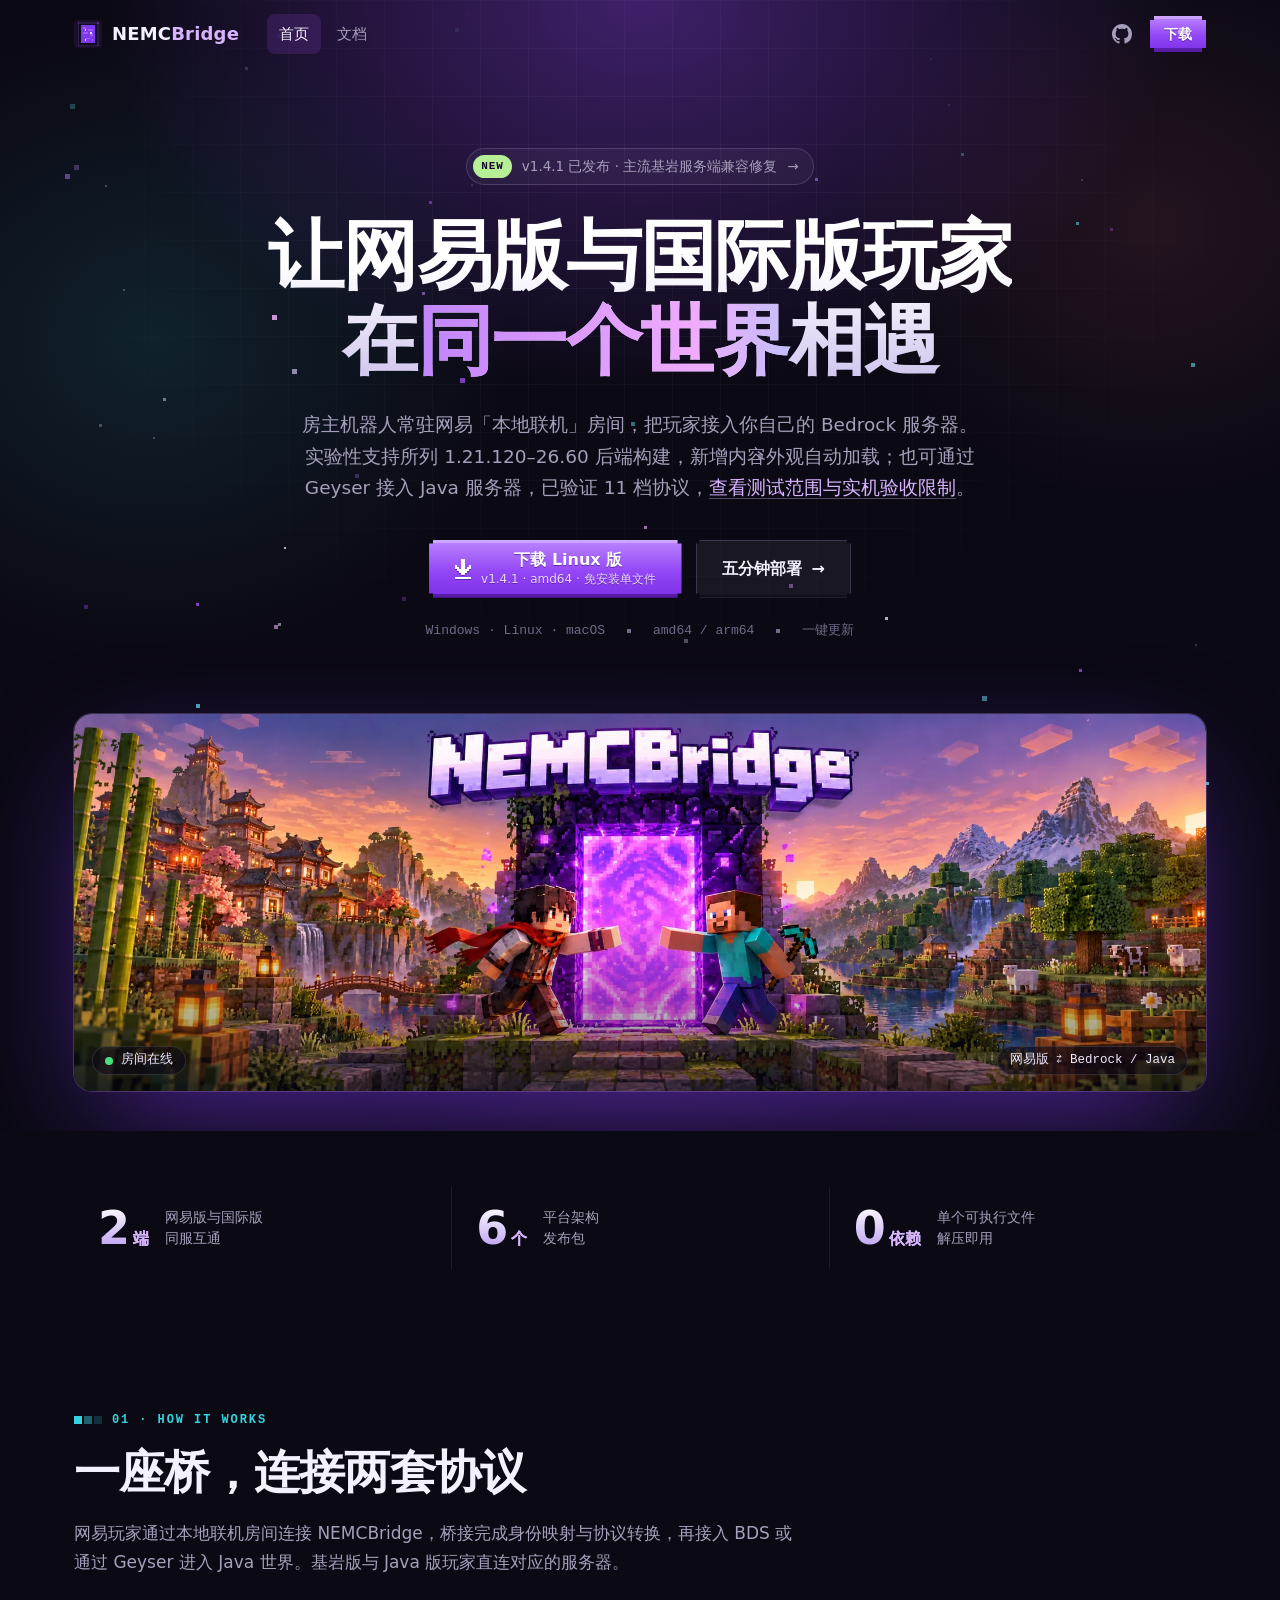
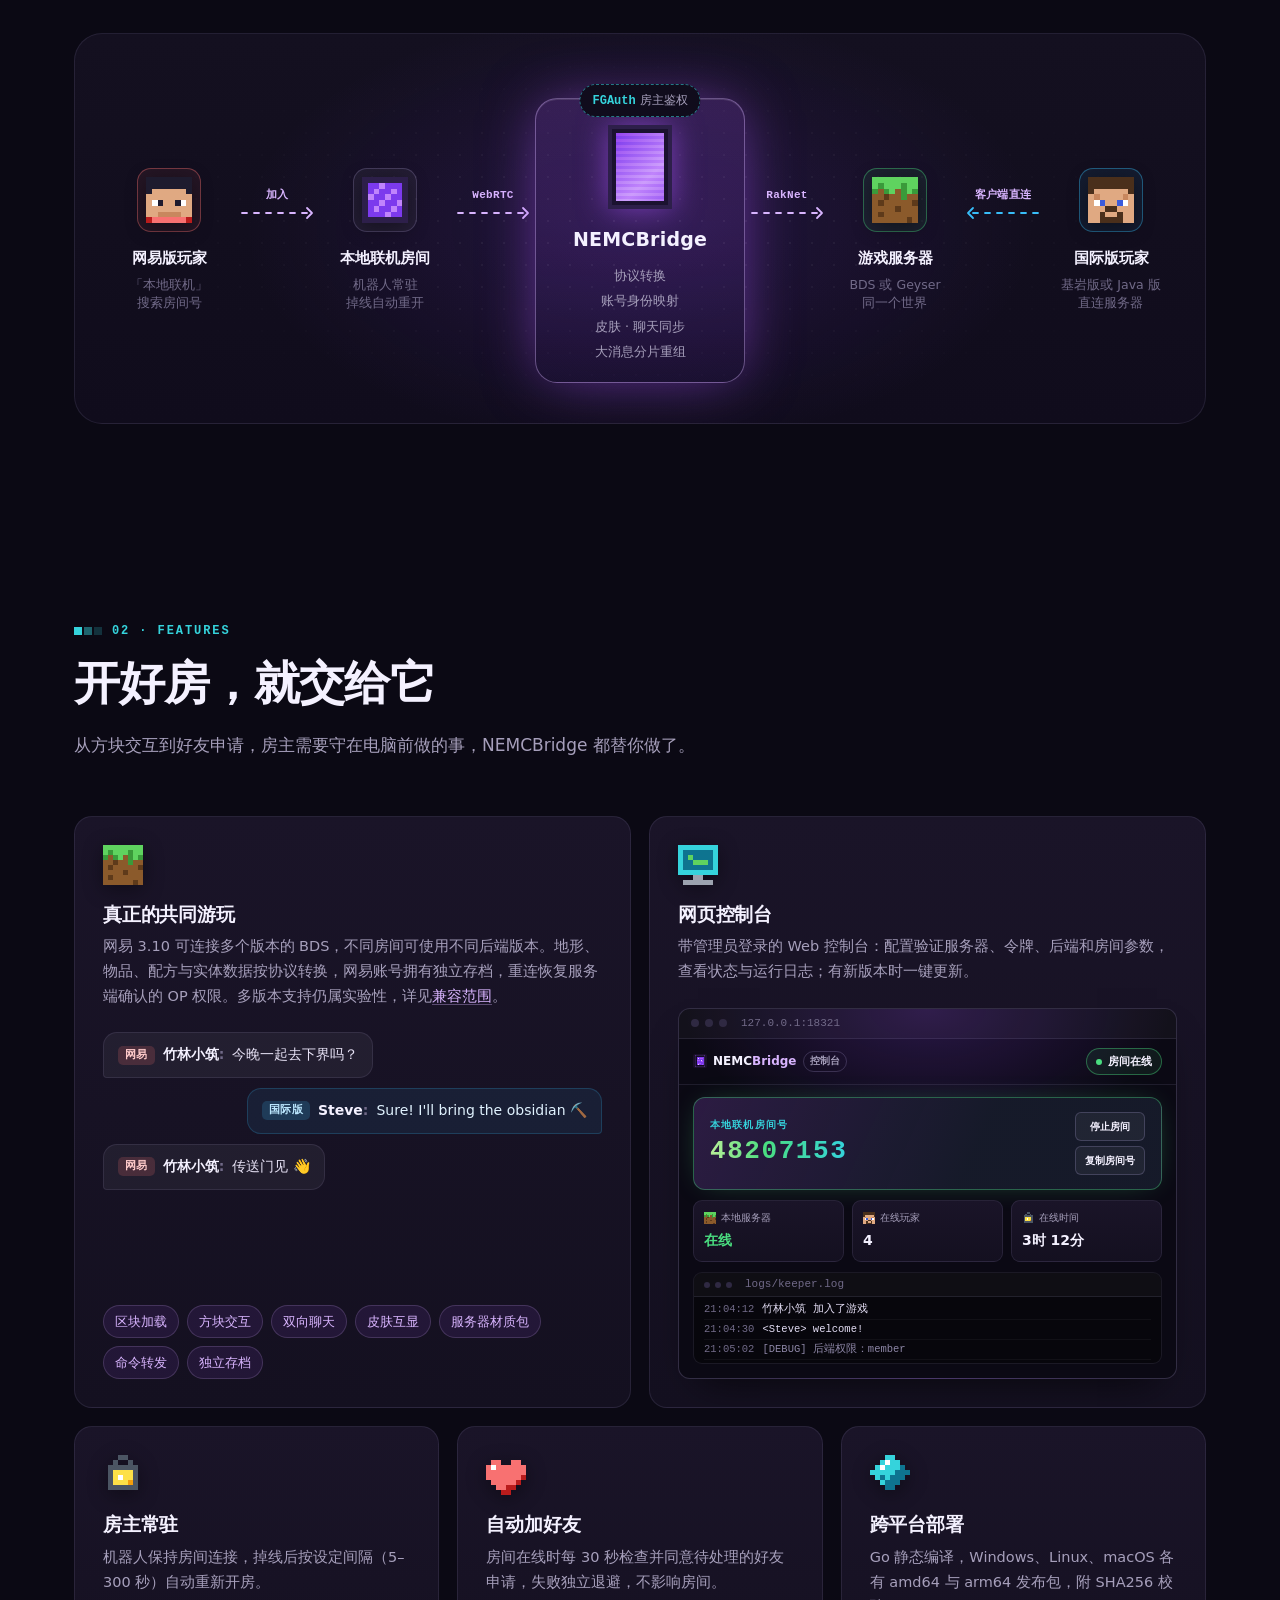
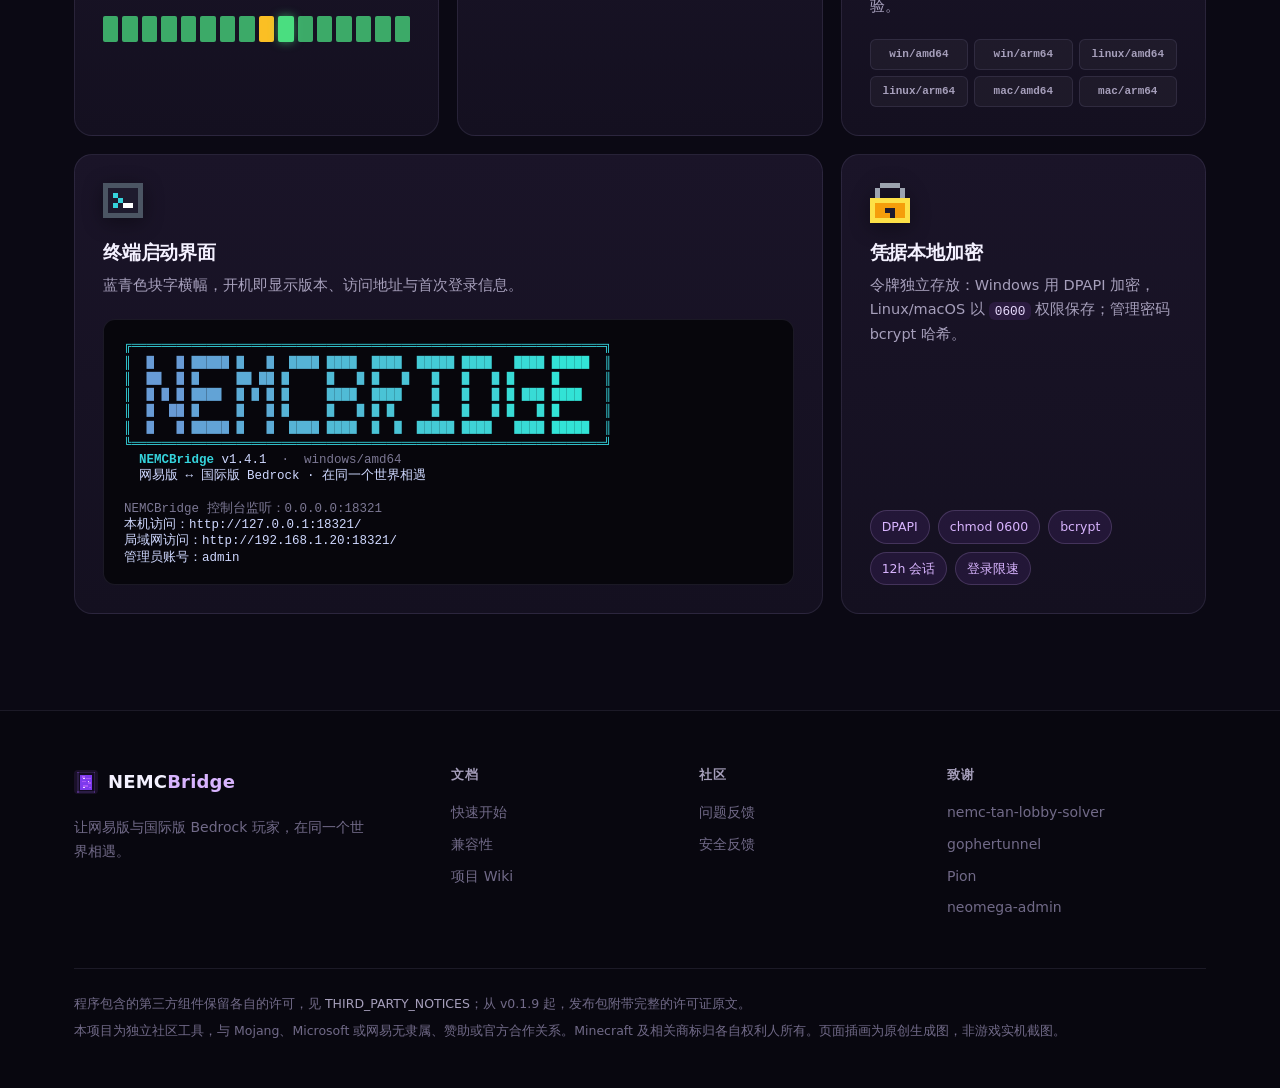
<file: site/index.html>
<!doctype html>
<html lang="zh-CN">
<head>
  <meta charset="utf-8">
  <meta name="viewport" content="width=device-width, initial-scale=1">
  <title>NEMCBridge · 网易版接入 Bedrock 与 Java 服务器</title>
  <meta name="description" content="NEMCBridge 将网易《我的世界》本地联机房间接入你的 Bedrock 服务器，并支持通过 Geyser 接入 Java 服务器，让网易版、基岩版与 Java 版玩家同服游玩。">
  <meta name="theme-color" content="#0b0914">
  <link rel="icon" href="assets/favicon.svg" type="image/svg+xml">
  <meta property="og:type" content="website">
  <meta property="og:title" content="NEMCBridge">
  <meta property="og:description" content="支持网易版通过 Geyser 接入 Java 服务器，也可接入 Bedrock 服务器与国际版玩家同服游玩。">
  <meta property="og:image" content="https://ucketx.github.io/NEMCBridge/assets/og.jpg">
  <meta property="og:url" content="https://ucketx.github.io/NEMCBridge/">
  <meta name="twitter:card" content="summary_large_image">
  <link rel="preload" as="image" href="assets/banner.webp" type="image/webp">
  <link rel="stylesheet" href="style.css">
  <script>document.documentElement.classList.add("js")</script>
  <script src="main.js" defer></script>
</head>
<body>
  <a class="skip" href="#main">跳到正文</a>

  <header class="nav" id="top">
    <div class="nav-inner">
      <a class="brand" href="index.html" aria-label="NEMCBridge 首页">
        <img src="assets/favicon.svg" alt="" width="28" height="28">
        <span>NEMC<b>Bridge</b></span>
      </a>
      <nav class="nav-links" id="nav-links" aria-label="主导航">
        <a href="index.html" aria-current="page">首页</a>
        <a href="docs.html">文档</a>
      </nav>
      <div class="nav-actions">
        <a class="icon-link" href="https://github.com/UCKETX/NEMCBridge" aria-label="GitHub 仓库" target="_blank" rel="noopener">
          <svg viewBox="0 0 16 16" width="20" height="20" aria-hidden="true"><path fill="currentColor" d="M8 0C3.58 0 0 3.58 0 8c0 3.54 2.29 6.53 5.47 7.59.4.07.55-.17.55-.38 0-.19-.01-.82-.01-1.49-2.01.37-2.53-.49-2.69-.94-.09-.23-.48-.94-.82-1.13-.28-.15-.68-.52-.01-.53.63-.01 1.08.58 1.23.82.72 1.21 1.87.87 2.33.66.07-.52.28-.87.51-1.07-1.78-.2-3.64-.89-3.64-3.95 0-.87.31-1.59.82-2.15-.08-.2-.36-1.02.08-2.12 0 0 .67-.21 2.2.82.64-.18 1.32-.27 2-.27.68 0 1.36.09 2 .27 1.53-1.04 2.2-.82 2.2-.82.44 1.1.16 1.92.08 2.12.51.56.82 1.27.82 2.15 0 3.07-1.87 3.75-3.65 3.95.29.25.54.73.54 1.48 0 1.07-.01 1.93-.01 2.2 0 .21.15.46.55.38A8.013 8.013 0 0016 8c0-4.42-3.58-8-8-8z"/></svg>
          <span class="stars" data-stars hidden></span>
        </a>
        <a class="btn btn-sm btn-primary" href="docs.html#download">下载</a>
      </div>
    </div>
  </header>

  <main id="main">
    <section class="hero">
      <canvas class="embers" aria-hidden="true"></canvas>
      <div class="hero-sky" aria-hidden="true"></div>
      <div class="wrap hero-inner">
        <a class="release-pill" href="https://github.com/UCKETX/NEMCBridge/releases/latest" target="_blank" rel="noopener" data-reveal>
          <span class="pill-tag">NEW</span>
          <span data-release-label>v1.4.1 已发布 · 主流基岩服务端兼容修复</span>
          <span aria-hidden="true">→</span>
        </a>
        <h1 data-reveal>
          让网易版与国际版玩家<br>
          在<span class="portal-text">同一个世界</span>相遇
        </h1>
        <p class="lead" data-reveal>
          房主机器人常驻网易「本地联机」房间，把玩家接入你自己的 Bedrock 服务器。<br>
          实验性支持所列 1.21.120–26.60 后端构建，新增内容外观自动加载；也可通过 Geyser 接入 Java 服务器，已验证 11 档协议，<a href="docs.html#compat">查看测试范围与实机验收限制</a>。
        </p>
        <div class="hero-cta" data-reveal>
          <a class="btn btn-primary btn-lg" href="docs.html#download" data-os-download>
            <svg class="btn-icon" viewBox="0 0 8 10" width="16" height="20" shape-rendering="crispEdges" aria-hidden="true"><path fill="currentColor" d="M3 0h2v8H3zM0 3h1v2H0zm1 1h1v2H1zm1 1h1v2H2zm5-2h1v2H7zM6 4h1v2H6zM5 5h1v2H5zM0 9h8v1H0z"/></svg>
            <span><span data-os-label>下载最新版</span><small data-version-label>v1.4.1 · 免安装单文件</small></span>
          </a>
          <a class="btn btn-ghost btn-lg" href="docs.html#start">
            <span>五分钟部署</span><span aria-hidden="true">→</span>
          </a>
        </div>
        <ul class="hero-meta" data-reveal>
          <li>Windows · Linux · macOS</li>
          <li>amd64 / arm64</li>
          <li>一键更新</li>
        </ul>

        <figure class="showcase" data-reveal data-tilt>
          <div class="showcase-glow" aria-hidden="true"></div>
          <picture>
            <source srcset="assets/banner.webp" type="image/webp">
            <img src="assets/banner-1200.jpg" width="2000" height="667" alt="插画：紫色下界传送门连接两片方块世界，左侧是竹林与中式楼阁，右侧是草地与山脉，两名方块玩家隔门相迎">
          </picture>
          <figcaption>
            <span><i class="dot dot-green"></i>房间在线</span>
            <span>网易版 ⇄ Bedrock / Java</span>
          </figcaption>
        </figure>
      </div>
    </section>

    <section class="stats wrap" aria-label="项目概览">
      <div class="stat" data-reveal><strong><span data-count="2">2</span><em>端</em></strong><span>网易版与国际版<br>同服互通</span></div>
      <div class="stat" data-reveal><strong><span data-count="6">6</span><em>个</em></strong><span>平台架构<br>发布包</span></div>
      <div class="stat" data-reveal><strong><span data-count="0">0</span><em>依赖</em></strong><span>单个可执行文件<br>解压即用</span></div>
    </section>

    <section class="section" id="how">
      <div class="wrap">
        <div class="section-head" data-reveal>
          <span class="kicker">01 · HOW IT WORKS</span>
          <h2>一座桥，连接两套协议</h2>
          <p>网易玩家通过本地联机房间连接 NEMCBridge，桥接完成身份映射与协议转换，再接入 BDS 或通过 Geyser 进入 Java 世界。基岩版与 Java 版玩家直连对应的服务器。</p>
        </div>

        <div class="flow" data-reveal>
          <div class="node node-ne">
            <i class="px-icon" data-icon="player-a"></i>
            <b>网易版玩家</b><small>「本地联机」<br>搜索房间号</small>
          </div>
          <div class="link" data-proto="加入"></div>
          <div class="node">
            <i class="px-icon" data-icon="room"></i>
            <b>本地联机房间</b><small>机器人常驻<br>掉线自动重开</small>
          </div>
          <div class="link" data-proto="WebRTC"></div>
          <div class="core">
            <div class="auth-tag"><b>FGAuth</b> 房主鉴权</div>
            <div class="core-portal" aria-hidden="true"><span></span></div>
            <b>NEMCBridge</b>
            <ul>
              <li>协议转换</li>
              <li>账号身份映射</li>
              <li>皮肤 · 聊天同步</li>
              <li>大消息分片重组</li>
            </ul>
          </div>
          <div class="link" data-proto="RakNet"></div>
          <div class="node node-bds">
            <i class="px-icon" data-icon="grass"></i>
            <b>游戏服务器</b><small>BDS 或 Geyser<br>同一个世界</small>
          </div>
          <div class="link link-rev" data-proto="客户端直连"></div>
          <div class="node node-intl">
            <i class="px-icon" data-icon="player-b"></i>
            <b>国际版玩家</b><small>基岩版或 Java 版<br>直连服务器</small>
          </div>
        </div>
      </div>
    </section>

    <section class="section" id="features">
      <div class="wrap">
        <div class="section-head" data-reveal>
          <span class="kicker">02 · FEATURES</span>
          <h2>开好房，就交给它</h2>
          <p>从方块交互到好友申请，房主需要守在电脑前做的事，NEMCBridge 都替你做了。</p>
        </div>

        <div class="bento">
          <article class="card card-play" data-reveal>
            <i class="px-icon" data-icon="grass"></i>
            <h3>真正的共同游玩</h3>
            <p>网易 3.10 可连接多个版本的 BDS，不同房间可使用不同后端版本。地形、物品、配方与实体数据按协议转换，网易账号拥有独立存档，重连恢复服务端确认的 OP 权限。多版本支持仍属实验性，详见<a href="docs.html#compat">兼容范围</a>。</p>
            <div class="chat" aria-label="聊天示例">
              <div class="msg msg-l"><span class="tag tag-ne">网易</span><b>竹林小筑</b>今晚一起去下界吗？</div>
              <div class="msg msg-r"><span class="tag tag-intl">国际版</span><b>Steve</b>Sure! I'll bring the obsidian ⛏️</div>
              <div class="msg msg-l"><span class="tag tag-ne">网易</span><b>竹林小筑</b>传送门见 👋</div>
            </div>
            <ul class="chips">
              <li>区块加载</li><li>方块交互</li><li>双向聊天</li><li>皮肤互显</li><li>服务器材质包</li><li>命令转发</li><li>独立存档</li>
            </ul>
          </article>

          <article class="card card-console" data-reveal>
            <i class="px-icon" data-icon="monitor"></i>
            <h3>网页控制台</h3>
            <p>带管理员登录的 Web 控制台：配置验证服务器、令牌、后端和房间参数，查看状态与运行日志；有新版本时一键更新。</p>
            <div class="mock-console" aria-hidden="true">
              <div class="mc-bar"><i></i><i></i><i></i><span>127.0.0.1:18321</span></div>
              <div class="mc-top">
                <span class="mc-brand"><img src="assets/favicon.svg" alt="" width="14" height="14"><span>NEMC<b>Bridge</b></span><small>控制台</small></span>
                <span class="mc-pill"><i></i>房间在线</span>
              </div>
              <div class="mc-body">
                <div class="mc-hero">
                  <div>
                    <small>本地联机房间号</small>
                    <strong class="mc-room" data-room>48207153</strong>
                  </div>
                  <div class="mc-actions"><span>停止房间</span><span>复制房间号</span></div>
                </div>
                <div class="mc-stats">
                  <div><small><i class="px-icon" data-icon="grass"></i>本地服务器</small><b class="mc-ok">在线</b></div>
                  <div><small><i class="px-icon" data-icon="player-b"></i>在线玩家</small><b data-players>4</b></div>
                  <div><small><i class="px-icon" data-icon="lantern"></i>在线时间</small><b data-uptime>3时 12分</b></div>
                </div>
                <div class="mc-log">
                  <div class="mc-log-bar"><i></i><i></i><i></i><span>logs/keeper.log</span></div>
                  <div class="mc-log-body" data-log>
                    <p><time>21:04:12</time>竹林小筑 加入了游戏</p>
                    <p><time>21:04:30</time>&lt;Steve&gt; welcome!</p>
                    <p class="is-debug"><time>21:05:02</time>[DEBUG] 后端权限：member</p>
                  </div>
                </div>
              </div>
            </div>
          </article>

          <article class="card" data-reveal>
            <i class="px-icon" data-icon="lantern"></i>
            <h3>房主常驻</h3>
            <p>机器人保持房间连接，掉线后按设定间隔（5–300 秒）自动重新开房。</p>
            <div class="uptime-bar" aria-hidden="true"><i></i><i></i><i></i><i></i><i></i><i></i><i></i><i></i><i class="warn"></i><i class="ok"></i><i></i><i></i><i></i><i></i><i></i><i></i></div>
          </article>

          <article class="card" data-reveal>
            <i class="px-icon" data-icon="friends"></i>
            <h3>自动加好友</h3>
            <p>房间在线时每 30 秒检查并同意待处理的好友申请，失败独立退避，不影响房间。</p>
          </article>

<article class="card card-term" data-reveal>
            <i class="px-icon" data-icon="terminal"></i>
            <h3>终端启动界面</h3>
            <p>蓝青色块字横幅，开机即显示版本、访问地址与首次登录信息。</p>
            <pre class="term" aria-label="终端启动横幅示例" data-term></pre>
          </article>

          <article class="card" data-reveal>
            <i class="px-icon" data-icon="diamond"></i>
            <h3>跨平台部署</h3>
            <p>Go 静态编译，Windows、Linux、macOS 各有 amd64 与 arm64 发布包，附 SHA256 校验。</p>
            <div class="os-grid" aria-hidden="true">
              <span>win/amd64</span><span>win/arm64</span><span>linux/amd64</span><span>linux/arm64</span><span>mac/amd64</span><span>mac/arm64</span>
            </div>
          </article>

          <article class="card" data-reveal>
            <i class="px-icon" data-icon="lock"></i>
            <h3>凭据本地加密</h3>
            <p>令牌独立存放：Windows 用 DPAPI 加密，Linux/macOS 以 <code>0600</code> 权限保存；管理密码 bcrypt 哈希。</p>
            <ul class="chips">
              <li>DPAPI</li><li>chmod 0600</li><li>bcrypt</li><li>12h 会话</li><li>登录限速</li>
            </ul>
          </article>
        </div>
      </div>
    </section>
  </main>

  <footer class="footer">
    <div class="wrap footer-grid">
      <div>
        <a class="brand" href="index.html"><img src="assets/favicon.svg" alt="" width="24" height="24"><span>NEMC<b>Bridge</b></span></a>
        <p>让网易版与国际版 Bedrock 玩家，在同一个世界相遇。</p>
      </div>
      <div>
        <h4>文档</h4>
        <a href="docs.html#start">快速开始</a>
        <a href="docs.html#compat">兼容性</a>
        <a href="https://github.com/UCKETX/NEMCBridge/wiki" target="_blank" rel="noopener">项目 Wiki</a>
      </div>
      <div>
        <h4>社区</h4>
        <a href="https://github.com/UCKETX/NEMCBridge/issues" target="_blank" rel="noopener">问题反馈</a>
        <a href="https://github.com/UCKETX/NEMCBridge/blob/main/SECURITY.md" target="_blank" rel="noopener">安全反馈</a>
      </div>
      <div>
        <h4>致谢</h4>
        <a href="https://github.com/Happy2018new/nemc-tan-lobby-solver" target="_blank" rel="noopener">nemc-tan-lobby-solver</a>
        <a href="https://github.com/Sandertv/gophertunnel" target="_blank" rel="noopener">gophertunnel</a>
        <a href="https://github.com/pion" target="_blank" rel="noopener">Pion</a>
        <a href="https://github.com/UCKETX/neomega-admin" target="_blank" rel="noopener">neomega-admin</a>
      </div>
    </div>
    <div class="wrap footer-legal">
      <p>程序包含的第三方组件保留各自的许可，见 <a href="https://github.com/UCKETX/NEMCBridge/blob/main/THIRD_PARTY_NOTICES.md" target="_blank" rel="noopener">THIRD_PARTY_NOTICES</a>；从 v0.1.9 起，发布包附带完整的许可证原文。</p>
      <p>本项目为独立社区工具，与 Mojang、Microsoft 或网易无隶属、赞助或官方合作关系。Minecraft 及相关商标归各自权利人所有。页面插画为原创生成图，非游戏实机截图。</p>
    </div>
  </footer>
  <!-- Cloudflare Web Analytics -->
  <script type="module" src="https://static.cloudflareinsights.com/beacon.min.js" data-cf-beacon='{"token":"c448916764b348529068040b1efa515a"}'></script>
  <!-- End Cloudflare Web Analytics -->
</body>
</html>
</file>
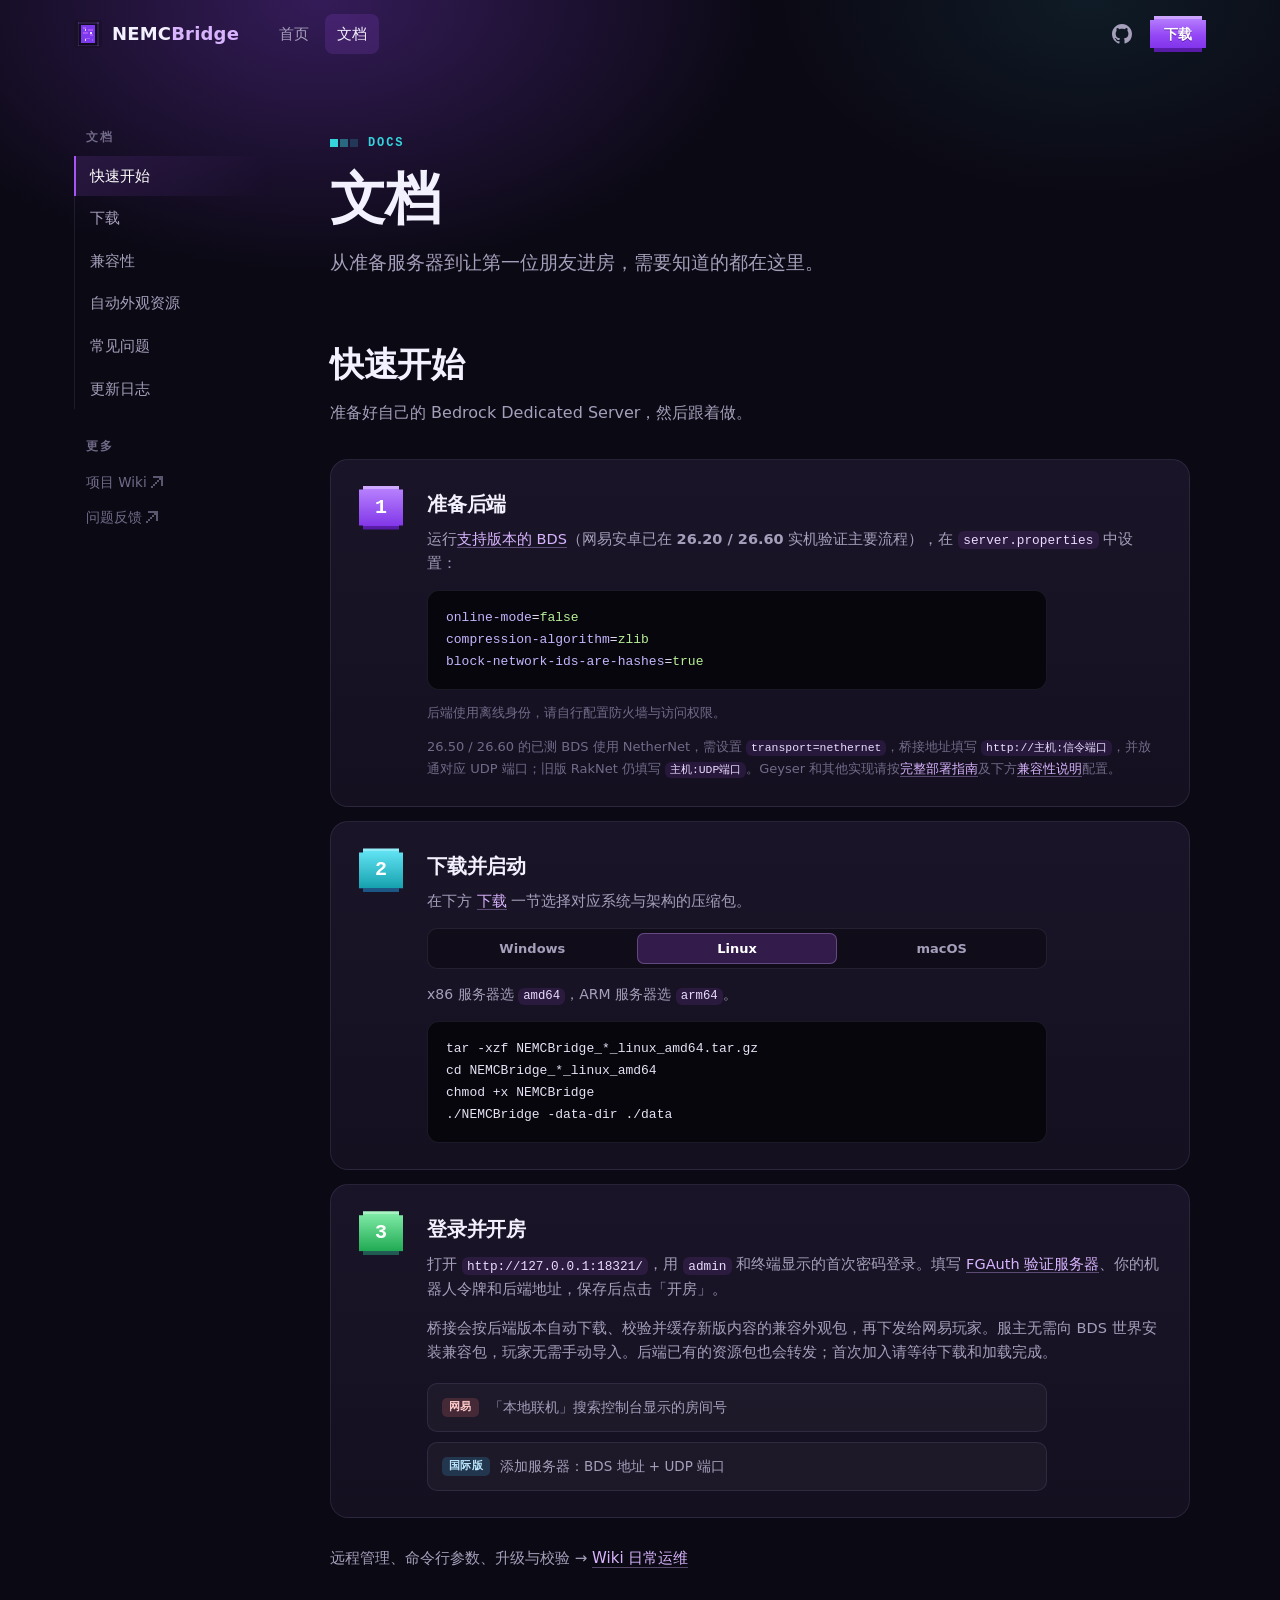
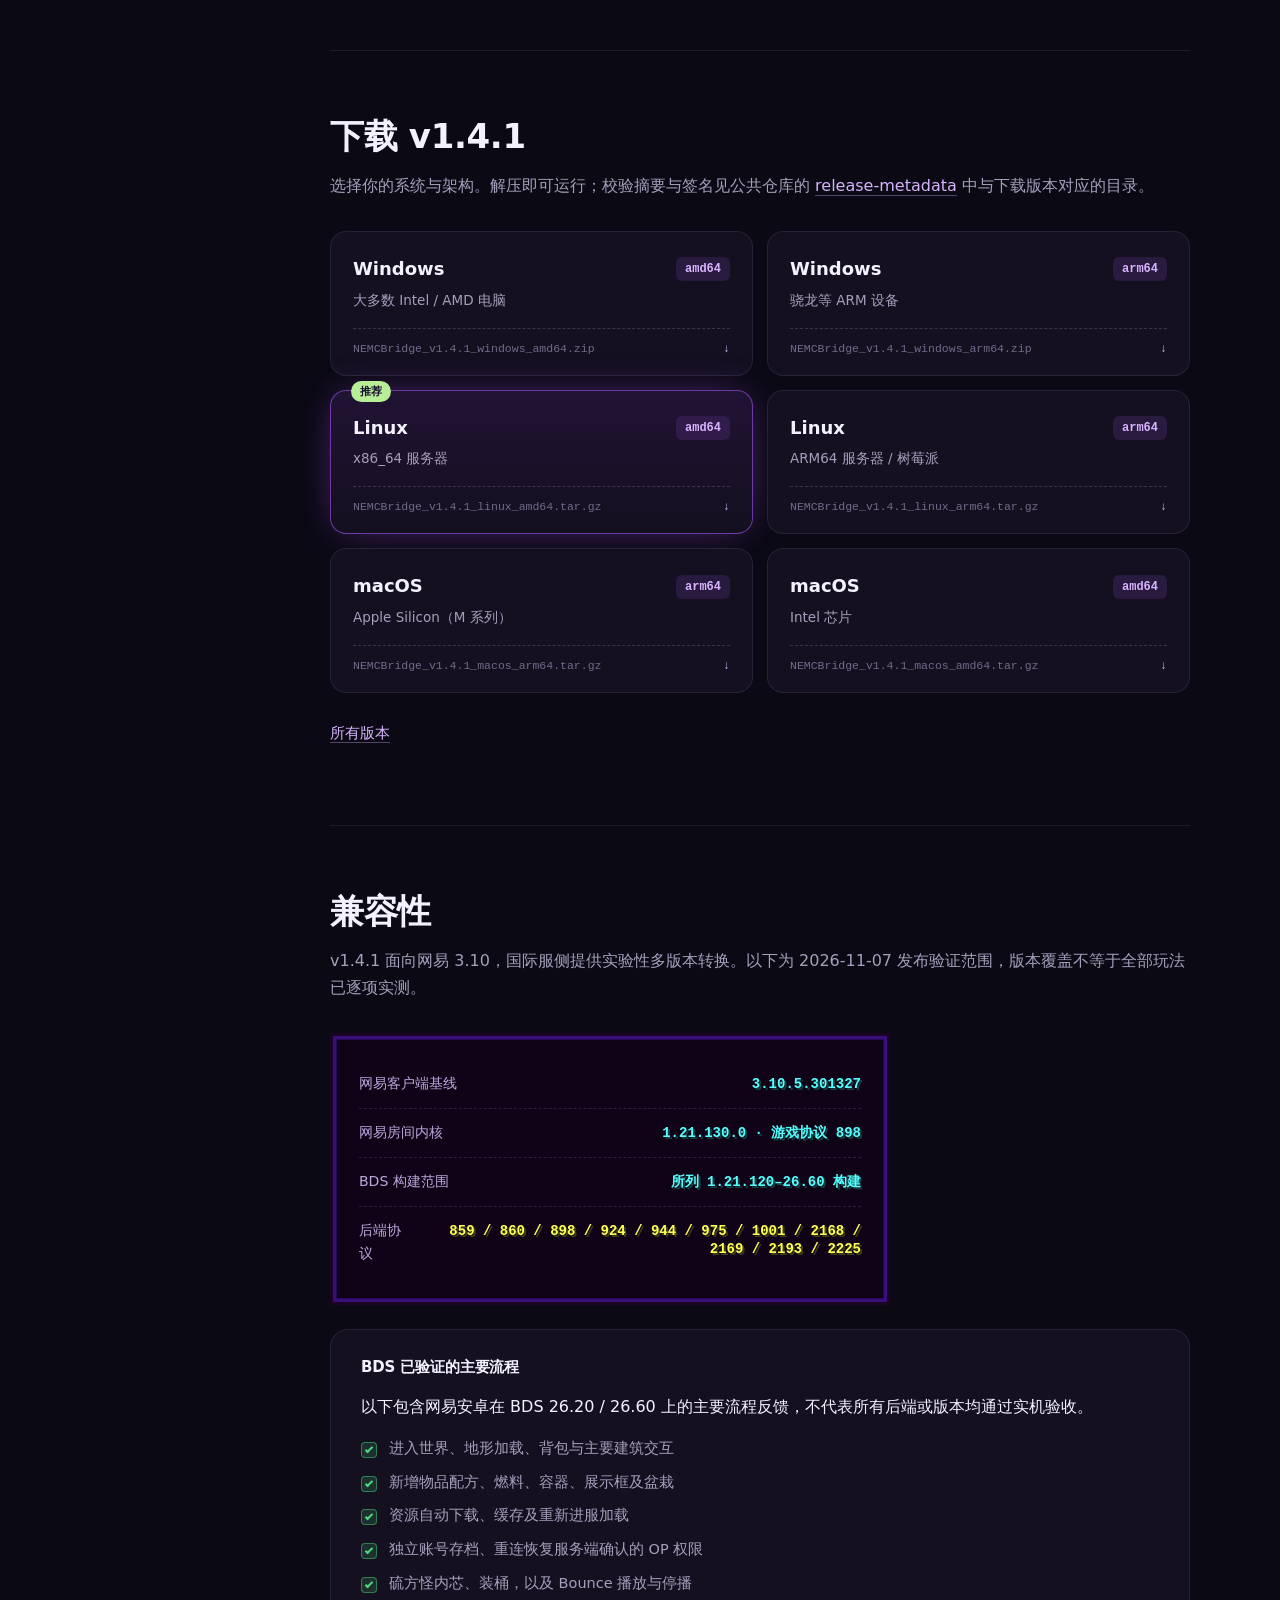
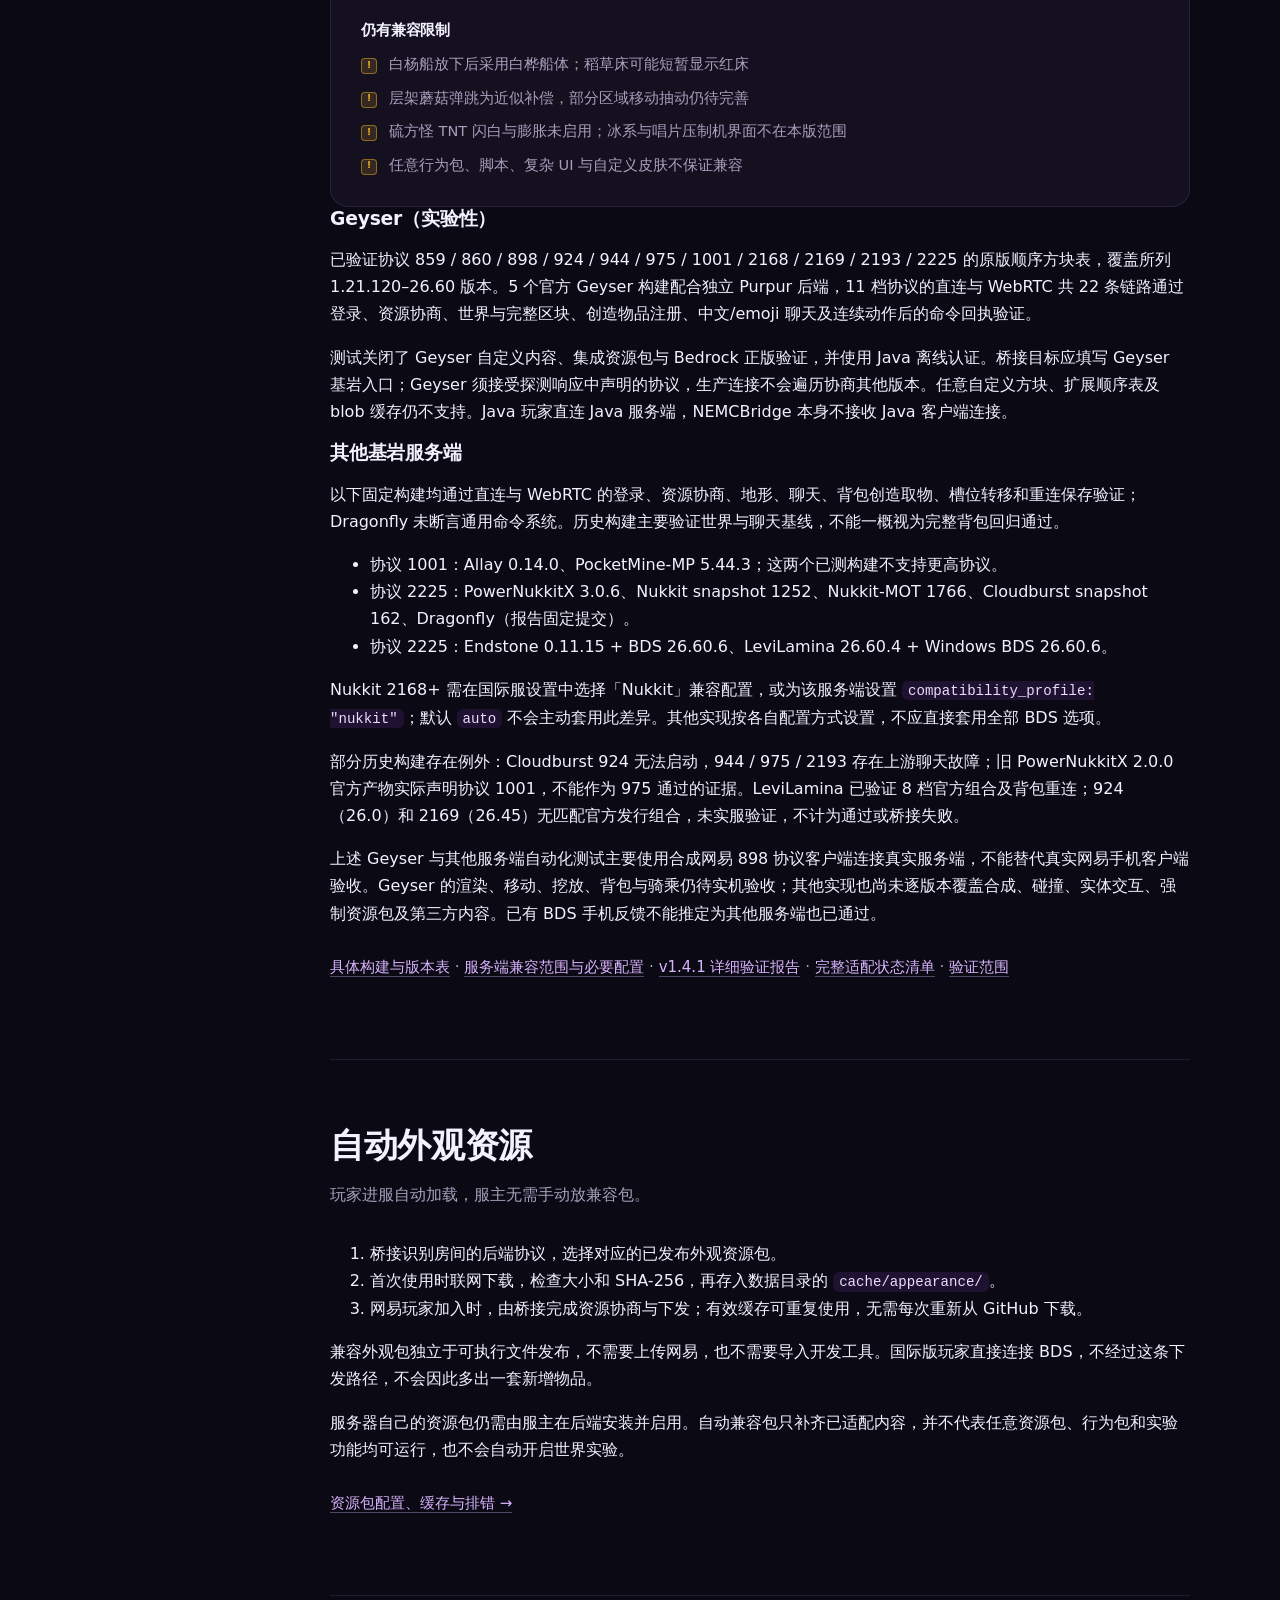
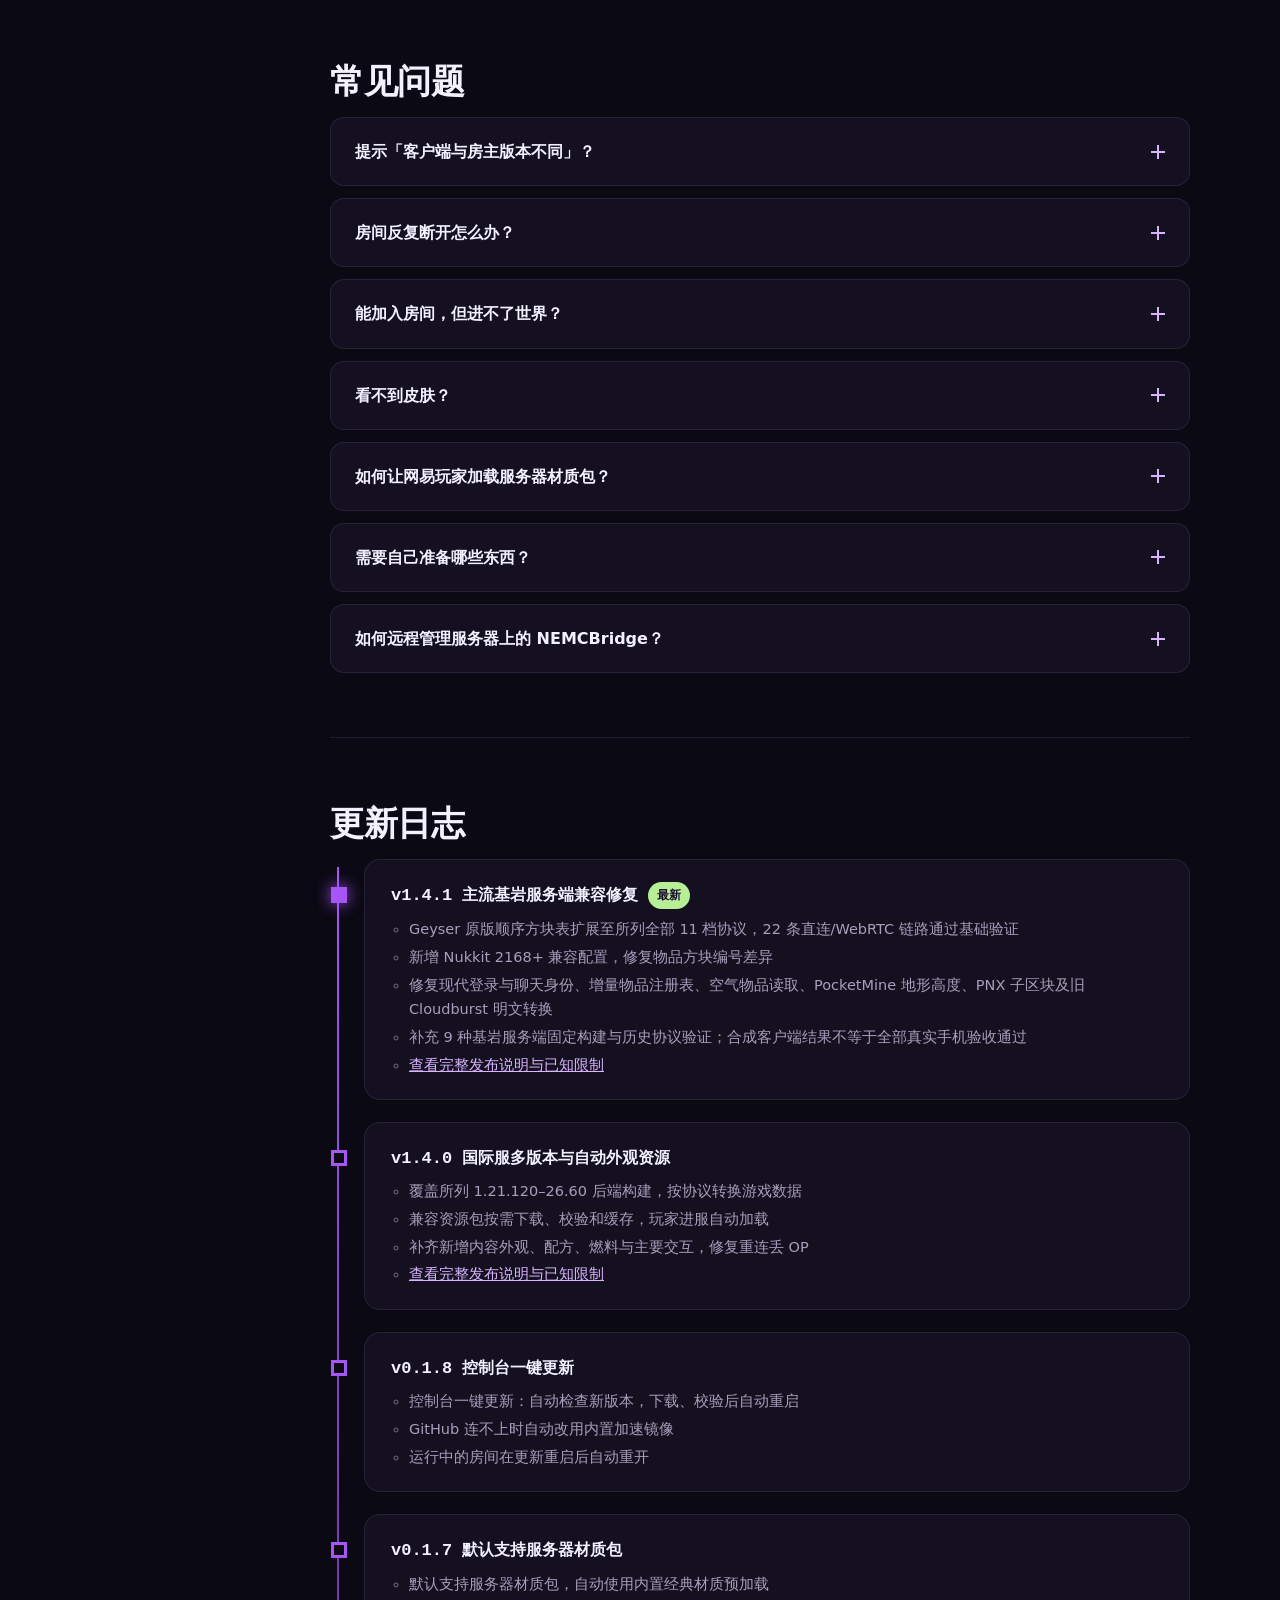
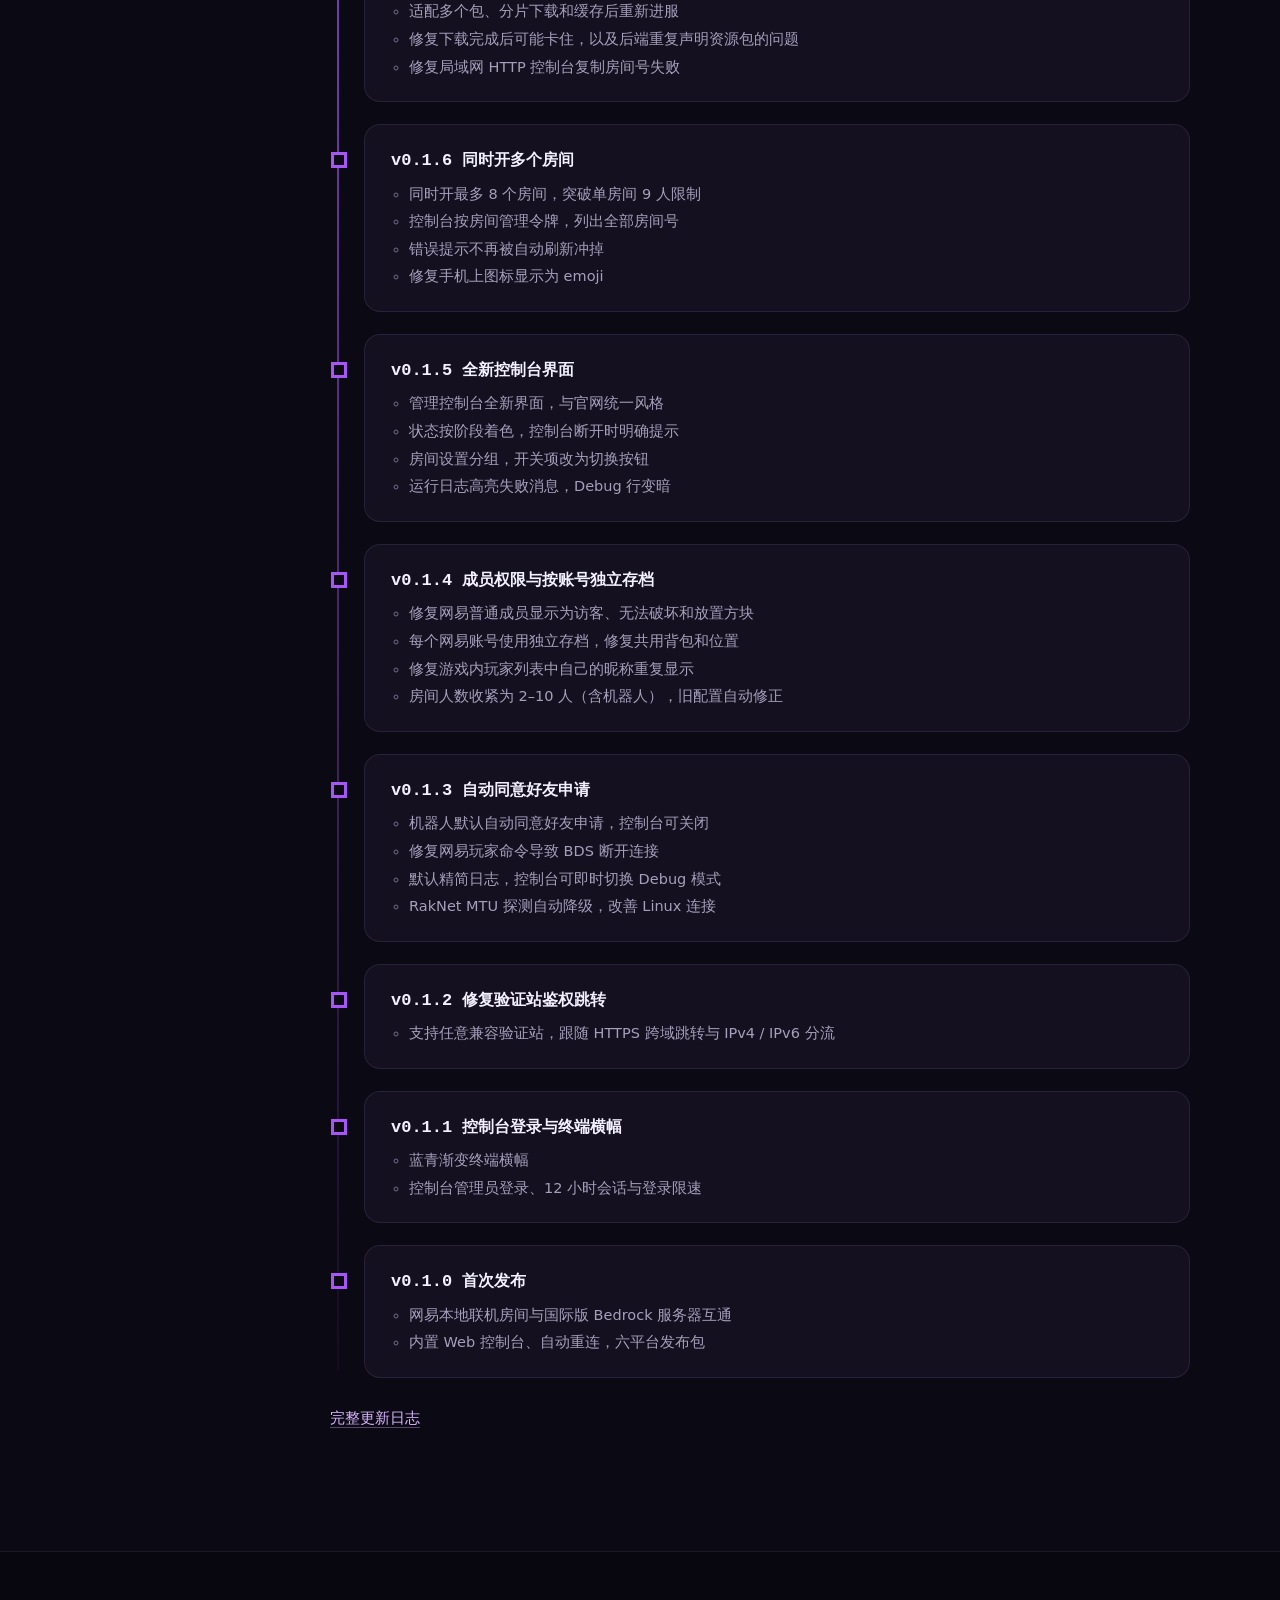
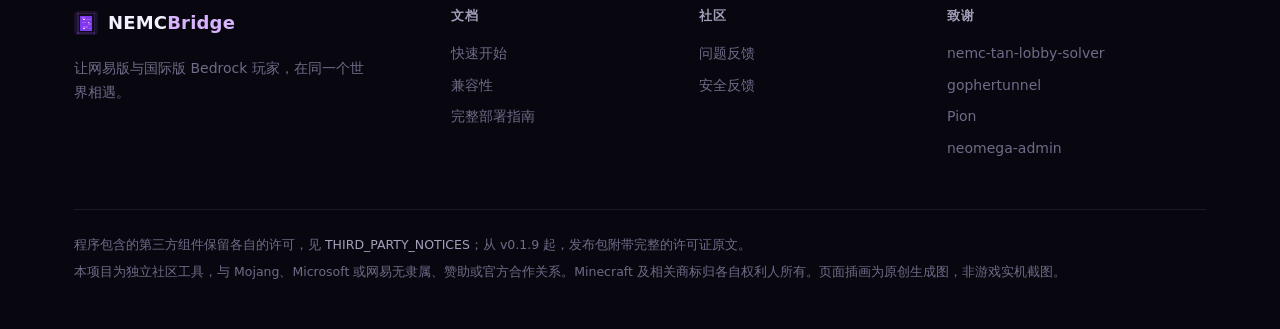
<file: site/docs.html>
<!doctype html>
<html lang="zh-CN">
<head>
  <meta charset="utf-8">
  <meta name="viewport" content="width=device-width, initial-scale=1">
  <title>文档 · NEMCBridge</title>
  <meta name="description" content="NEMCBridge 文档：快速开始、下载、兼容版本、常见问题与更新日志。">
  <meta name="theme-color" content="#0b0914">
  <link rel="icon" href="assets/favicon.svg" type="image/svg+xml">
  <meta property="og:type" content="website">
  <meta property="og:title" content="NEMCBridge">
  <meta property="og:description" content="让网易版与国际版 Bedrock 玩家，在同一个世界相遇。">
  <meta property="og:image" content="https://ucketx.github.io/NEMCBridge/assets/og.jpg">
  <meta property="og:url" content="https://ucketx.github.io/NEMCBridge/docs.html">
  <meta name="twitter:card" content="summary_large_image">
  <link rel="stylesheet" href="style.css">
  <script>document.documentElement.classList.add("js")</script>
  <script src="main.js" defer></script>
</head>
<body class="docs-page">
  <a class="skip" href="#main">跳到正文</a>

  <header class="nav" id="top">
    <div class="nav-inner">
      <a class="brand" href="index.html" aria-label="NEMCBridge 首页">
        <img src="assets/favicon.svg" alt="" width="28" height="28">
        <span>NEMC<b>Bridge</b></span>
      </a>
      <nav class="nav-links" id="nav-links" aria-label="主导航">
        <a href="index.html">首页</a>
        <a href="docs.html" aria-current="page">文档</a>
      </nav>
      <div class="nav-actions">
        <a class="icon-link" href="https://github.com/UCKETX/NEMCBridge" aria-label="GitHub 仓库" target="_blank" rel="noopener">
          <svg viewBox="0 0 16 16" width="20" height="20" aria-hidden="true"><path fill="currentColor" d="M8 0C3.58 0 0 3.58 0 8c0 3.54 2.29 6.53 5.47 7.59.4.07.55-.17.55-.38 0-.19-.01-.82-.01-1.49-2.01.37-2.53-.49-2.69-.94-.09-.23-.48-.94-.82-1.13-.28-.15-.68-.52-.01-.53.63-.01 1.08.58 1.23.82.72 1.21 1.87.87 2.33.66.07-.52.28-.87.51-1.07-1.78-.2-3.64-.89-3.64-3.95 0-.87.31-1.59.82-2.15-.08-.2-.36-1.02.08-2.12 0 0 .67-.21 2.2.82.64-.18 1.32-.27 2-.27.68 0 1.36.09 2 .27 1.53-1.04 2.2-.82 2.2-.82.44 1.1.16 1.92.08 2.12.51.56.82 1.27.82 2.15 0 3.07-1.87 3.75-3.65 3.95.29.25.54.73.54 1.48 0 1.07-.01 1.93-.01 2.2 0 .21.15.46.55.38A8.013 8.013 0 0016 8c0-4.42-3.58-8-8-8z"/></svg>
          <span class="stars" data-stars hidden></span>
        </a>
        <a class="btn btn-sm btn-primary" href="docs.html#download">下载</a>
      </div>
    </div>
  </header>

  <main id="main">
    <div class="docs-sky" aria-hidden="true"></div>
    <div class="wrap docs">
      <aside class="docs-nav" aria-label="文档目录">
        <span class="docs-nav-title">文档</span>
        <nav>
          <a href="#start">快速开始</a>
          <a href="#download">下载</a>
          <a href="#compat">兼容性</a>
          <a href="#resources">自动外观资源</a>
          <a href="#faq">常见问题</a>
          <a href="#changelog">更新日志</a>
        </nav>
        <span class="docs-nav-title">更多</span>
        <div class="docs-nav-ext">
          <a href="https://github.com/UCKETX/NEMCBridge/wiki" target="_blank" rel="noopener">项目 Wiki<svg class="ext-icon" viewBox="0 0 6 6" width="12" height="12" shape-rendering="crispEdges" aria-hidden="true"><path fill="currentColor" d="M1 0h5v1H1zm4 1h1v4H5zM4 1h1v1H4zM3 2h1v1H3zM2 3h1v1H2zM1 4h1v1H1zM0 5h1v1H0z"/></svg></a>
          <a href="https://github.com/UCKETX/NEMCBridge/issues" target="_blank" rel="noopener">问题反馈<svg class="ext-icon" viewBox="0 0 6 6" width="12" height="12" shape-rendering="crispEdges" aria-hidden="true"><path fill="currentColor" d="M1 0h5v1H1zm4 1h1v4H5zM4 1h1v1H4zM3 2h1v1H3zM2 3h1v1H2zM1 4h1v1H1zM0 5h1v1H0z"/></svg></a>
        </div>
      </aside>

      <div class="docs-main">
        <header class="docs-head">
          <span class="kicker">DOCS</span>
          <h1>文档</h1>
          <p class="lead">从准备服务器到让第一位朋友进房，需要知道的都在这里。</p>
        </header>

        <section class="doc-sec" id="start">
          <h2><a href="#start">快速开始</a></h2>
          <p class="doc-lead">准备好自己的 Bedrock Dedicated Server，然后跟着做。</p>
        <ol class="steps">
          <li class="step" data-reveal>
            <span class="step-num">1</span>
            <h3>准备后端</h3>
            <p>运行<a href="#compat">支持版本的 BDS</a>（网易安卓已在 <b>26.20 / 26.60</b> 实机验证主要流程），在 <code>server.properties</code> 中设置：</p>
            <div class="code">
              <button class="copy" type="button" data-copy>复制</button>
<pre><code><span class="k">online-mode</span>=<span class="v">false</span>
<span class="k">compression-algorithm</span>=<span class="v">zlib</span>
<span class="k">block-network-ids-are-hashes</span>=<span class="v">true</span></code></pre>
            </div>
            <p class="note">后端使用离线身份，请自行配置防火墙与访问权限。</p>
            <p class="note">26.50 / 26.60 的已测 BDS 使用 NetherNet，需设置 <code>transport=nethernet</code>，桥接地址填写 <code>http://主机:信令端口</code>，并放通对应 UDP 端口；旧版 RakNet 仍填写 <code>主机:UDP端口</code>。Geyser 和其他实现请按<a href="https://github.com/UCKETX/NEMCBridge/blob/main/docs/setup.md">完整部署指南</a>及下方<a href="#compat">兼容性说明</a>配置。</p>
          </li>

          <li class="step" data-reveal>
            <span class="step-num">2</span>
            <h3>下载并启动</h3>
            <p>在下方 <a href="#download">下载</a> 一节选择对应系统与架构的压缩包。</p>
            <div class="tabs" role="tablist" aria-label="选择系统">
              <button role="tab" type="button" aria-selected="true" aria-controls="tab-win" id="t-win">Windows</button>
              <button role="tab" type="button" aria-selected="false" aria-controls="tab-linux" id="t-linux">Linux</button>
              <button role="tab" type="button" aria-selected="false" aria-controls="tab-mac" id="t-mac">macOS</button>
            </div>
            <div class="tab-panel" role="tabpanel" id="tab-win" aria-labelledby="t-win">
              <p>解压 <code>windows_amd64.zip</code>，双击 <code>NEMCBridge.exe</code> 即可。</p>
              <div class="code"><button class="copy" type="button" data-copy>复制</button><pre><code><span class="c"># 或在 PowerShell 中指定数据目录</span>
.\NEMCBridge.exe -data-dir .\data</code></pre></div>
            </div>
            <div class="tab-panel" role="tabpanel" id="tab-linux" aria-labelledby="t-linux" hidden>
              <p>x86 服务器选 <code>amd64</code>，ARM 服务器选 <code>arm64</code>。</p>
              <div class="code"><button class="copy" type="button" data-copy>复制</button><pre><code>tar -xzf NEMCBridge_*_linux_amd64.tar.gz
cd NEMCBridge_*_linux_amd64
chmod +x NEMCBridge
./NEMCBridge -data-dir ./data</code></pre></div>
            </div>
            <div class="tab-panel" role="tabpanel" id="tab-mac" aria-labelledby="t-mac" hidden>
              <p>Apple Silicon 选 <code>arm64</code>，Intel 芯片选 <code>amd64</code>。</p>
              <div class="code"><button class="copy" type="button" data-copy>复制</button><pre><code>tar -xzf NEMCBridge_*_macos_arm64.tar.gz
cd NEMCBridge_*_macos_arm64
chmod +x NEMCBridge
./NEMCBridge -data-dir ./data</code></pre></div>
            </div>
          </li>

          <li class="step" data-reveal>
            <span class="step-num">3</span>
            <h3>登录并开房</h3>
            <p>打开 <code>http://127.0.0.1:18321/</code>，用 <code>admin</code> 和终端显示的首次密码登录。填写 <a href="https://fgauth.ucket.top" target="_blank" rel="noopener">FGAuth 验证服务器</a>、你的机器人令牌和后端地址，保存后点击「开房」。</p>
            <p>桥接会按后端版本自动下载、校验并缓存新版内容的兼容外观包，再下发给网易玩家。服主无需向 BDS 世界安装兼容包，玩家无需手动导入。后端已有的资源包也会转发；首次加入请等待下载和加载完成。</p>
            <div class="join">
              <div><span class="tag tag-ne">网易</span>「本地联机」搜索控制台显示的房间号</div>
              <div><span class="tag tag-intl">国际版</span>添加服务器：BDS 地址 + UDP 端口</div>
            </div>
          </li>
        </ol>
        <p class="more" data-reveal>远程管理、命令行参数、升级与校验 → <a href="https://github.com/UCKETX/NEMCBridge/wiki/Operations" target="_blank" rel="noopener">Wiki 日常运维</a></p>
        </section>

        <section class="doc-sec" id="download">
          <h2><a href="#download">下载 <span data-version>v1.4.1</span></a></h2>
          <p class="doc-lead"><span data-release-date>选择你的系统与架构。</span>解压即可运行；校验摘要与签名见公共仓库的 <a href="https://github.com/UCKETX/NEMCBridge/tree/main/release-metadata/">release-metadata</a> 中与下载版本对应的目录。</p>
        <div class="downloads" data-downloads>
          <a class="dl" data-reveal data-os="windows" data-arch="amd64"><span class="dl-os">Windows</span><span class="dl-arch">amd64</span><small>大多数 Intel / AMD 电脑</small><span class="dl-file"></span></a>
          <a class="dl" data-reveal data-os="windows" data-arch="arm64"><span class="dl-os">Windows</span><span class="dl-arch">arm64</span><small>骁龙等 ARM 设备</small><span class="dl-file"></span></a>
          <a class="dl" data-reveal data-os="linux" data-arch="amd64"><span class="dl-os">Linux</span><span class="dl-arch">amd64</span><small>x86_64 服务器</small><span class="dl-file"></span></a>
          <a class="dl" data-reveal data-os="linux" data-arch="arm64"><span class="dl-os">Linux</span><span class="dl-arch">arm64</span><small>ARM64 服务器 / 树莓派</small><span class="dl-file"></span></a>
          <a class="dl" data-reveal data-os="macos" data-arch="arm64"><span class="dl-os">macOS</span><span class="dl-arch">arm64</span><small>Apple Silicon（M 系列）</small><span class="dl-file"></span></a>
          <a class="dl" data-reveal data-os="macos" data-arch="amd64"><span class="dl-os">macOS</span><span class="dl-arch">amd64</span><small>Intel 芯片</small><span class="dl-file"></span></a>
        </div>
        <p class="more" data-reveal>
          <a href="https://github.com/UCKETX/NEMCBridge/releases" target="_blank" rel="noopener">所有版本</a>
        </p>
        </section>

        <section class="doc-sec" id="compat">
          <h2><a href="#compat">兼容性</a></h2>
          <p class="doc-lead">v1.4.1 面向网易 3.10，国际服侧提供实验性多版本转换。以下为 2026-11-07 发布验证范围，版本覆盖不等于全部玩法已逐项实测。</p>
          <div class="compat">
            <div class="spec" data-reveal><dl>
              <div><dt>网易客户端基线</dt><dd>3.10.5.301327</dd></div>
              <div><dt>网易房间内核</dt><dd>1.21.130.0 · 游戏协议 898</dd></div>
              <div><dt>BDS 构建范围</dt><dd>所列 1.21.120–26.60 构建</dd></div>
              <div><dt>后端协议</dt><dd>859 / 860 / 898 / 924 / 944 / 975 / 1001 / 2168 / 2169 / 2193 / 2225</dd></div>
            </dl></div>
            <div class="checks" data-reveal>
              <h3>BDS 已验证的主要流程</h3>
              <p>以下包含网易安卓在 BDS 26.20 / 26.60 上的主要流程反馈，不代表所有后端或版本均通过实机验收。</p>
              <ul class="list-ok">
                <li>进入世界、地形加载、背包与主要建筑交互</li>
                <li>新增物品配方、燃料、容器、展示框及盆栽</li>
                <li>资源自动下载、缓存及重新进服加载</li>
                <li>独立账号存档、重连恢复服务端确认的 OP 权限</li>
                <li>硫方怪内芯、装桶，以及 Bounce 播放与停播</li>
              </ul>
              <h3>仍有兼容限制</h3>
              <ul class="list-warn">
                <li>白杨船放下后采用白桦船体；稻草床可能短暂显示红床</li>
                <li>层架蘑菇弹跳为近似补偿，部分区域移动抽动仍待完善</li>
                <li>硫方怪 TNT 闪白与膨胀未启用；冰系与唱片压制机界面不在本版范围</li>
                <li>任意行为包、脚本、复杂 UI 与自定义皮肤不保证兼容</li>
              </ul>
            </div>
          </div>
          <h3>Geyser（实验性）</h3>
          <p>已验证协议 859 / 860 / 898 / 924 / 944 / 975 / 1001 / 2168 / 2169 / 2193 / 2225 的原版顺序方块表，覆盖所列 1.21.120–26.60 版本。5 个官方 Geyser 构建配合独立 Purpur 后端，11 档协议的直连与 WebRTC 共 22 条链路通过登录、资源协商、世界与完整区块、创造物品注册、中文/emoji 聊天及连续动作后的命令回执验证。</p>
          <p>测试关闭了 Geyser 自定义内容、集成资源包与 Bedrock 正版验证，并使用 Java 离线认证。桥接目标应填写 Geyser 基岩入口；Geyser 须接受探测响应中声明的协议，生产连接不会遍历协商其他版本。任意自定义方块、扩展顺序表及 blob 缓存仍不支持。Java 玩家直连 Java 服务端，NEMCBridge 本身不接收 Java 客户端连接。</p>
          <h3>其他基岩服务端</h3>
          <p>以下固定构建均通过直连与 WebRTC 的登录、资源协商、地形、聊天、背包创造取物、槽位转移和重连保存验证；Dragonfly 未断言通用命令系统。历史构建主要验证世界与聊天基线，不能一概视为完整背包回归通过。</p>
          <ul>
            <li>协议 1001：Allay 0.14.0、PocketMine-MP 5.44.3；这两个已测构建不支持更高协议。</li>
            <li>协议 2225：PowerNukkitX 3.0.6、Nukkit snapshot 1252、Nukkit-MOT 1766、Cloudburst snapshot 162、Dragonfly（报告固定提交）。</li>
            <li>协议 2225：Endstone 0.11.15 + BDS 26.60.6、LeviLamina 26.60.4 + Windows BDS 26.60.6。</li>
          </ul>
          <p>Nukkit 2168+ 需在国际服设置中选择「Nukkit」兼容配置，或为该服务端设置 <code>compatibility_profile: "nukkit"</code>；默认 <code>auto</code> 不会主动套用此差异。其他实现按各自配置方式设置，不应直接套用全部 BDS 选项。</p>
          <p>部分历史构建存在例外：Cloudburst 924 无法启动，944 / 975 / 2193 存在上游聊天故障；旧 PowerNukkitX 2.0.0 官方产物实际声明协议 1001，不能作为 975 通过的证据。LeviLamina 已验证 8 档官方组合及背包重连；924（26.0）和 2169（26.45）无匹配官方发行组合，未实服验证，不计为通过或桥接失败。</p>
          <p class="note">上述 Geyser 与其他服务端自动化测试主要使用合成网易 898 协议客户端连接真实服务端，不能替代真实网易手机客户端验收。Geyser 的渲染、移动、挖放、背包与骑乘仍待实机验收；其他实现也尚未逐版本覆盖合成、碰撞、实体交互、强制资源包及第三方内容。已有 BDS 手机反馈不能推定为其他服务端也已通过。</p>
          <p class="more"><a href="https://github.com/UCKETX/NEMCBridge/blob/main/docs/multiversion.md">具体构建与版本表</a> · <a href="https://github.com/UCKETX/NEMCBridge/blob/main/docs/server-compatibility.md">服务端兼容范围与必要配置</a> · <a href="https://github.com/UCKETX/NEMCBridge-src/blob/main/docs/server-compatibility.md">v1.4.1 详细验证报告</a> · <a href="https://github.com/UCKETX/NEMCBridge/blob/main/docs/compatibility-status-26.60.md">完整适配状态清单</a> · <a href="https://github.com/UCKETX/NEMCBridge/blob/main/docs/compatibility.md">验证范围</a></p>
        </section>

        <section class="doc-sec" id="resources">
          <h2><a href="#resources">自动外观资源</a></h2>
          <p class="doc-lead">玩家进服自动加载，服主无需手动放兼容包。</p>
          <ol>
            <li>桥接识别房间的后端协议，选择对应的已发布外观资源包。</li>
            <li>首次使用时联网下载，检查大小和 SHA-256，再存入数据目录的 <code>cache/appearance/</code>。</li>
            <li>网易玩家加入时，由桥接完成资源协商与下发；有效缓存可重复使用，无需每次重新从 GitHub 下载。</li>
          </ol>
          <p>兼容外观包独立于可执行文件发布，不需要上传网易，也不需要导入开发工具。国际版玩家直接连接 BDS，不经过这条下发路径，不会因此多出一套新增物品。</p>
          <p>服务器自己的资源包仍需由服主在后端安装并启用。自动兼容包只补齐已适配内容，并不代表任意资源包、行为包和实验功能均可运行，也不会自动开启世界实验。</p>
          <p class="more"><a href="https://github.com/UCKETX/NEMCBridge/blob/main/docs/resource-packs.md">资源包配置、缓存与排错 →</a></p>
        </section>

        <section class="doc-sec" id="faq">
          <h2><a href="#faq">常见问题</a></h2>
        <div class="faq">
          <details data-reveal>
            <summary>提示「客户端与房主版本不同」？</summary>
            <p>先核对上方的兼容版本表。网易客户端版本、房间版本及后端游戏协议需要分别匹配；修改服务器 MOTD 无法代替协议适配。房间版本字段与 BDS 版本是两个独立配置，不要按后端版本随意替换。</p>
          </details>
          <details data-reveal>
            <summary>房间反复断开怎么办？</summary>
            <p>确认同一机器人账号没有被其他程序、设备或客户端重复登录。本机相同用户、相同令牌有会话锁，但无法阻止其他设备。检查日志中的信令、鉴权及网络错误；自动重连不保证保留原房间号。</p>
          </details>
          <details data-reveal>
            <summary>能加入房间，但进不了世界？</summary>
            <p>检查 BDS 地址、端口、版本，以及 <code>online-mode</code>、压缩算法和方块 ID 设置。提交问题时附上已脱敏的连接阶段日志和双方完整版本号。</p>
          </details>
          <details data-reveal>
            <summary>看不到皮肤？</summary>
            <p>国际版尝试关闭「仅允许受信任的皮肤」并让双方重新加入。特殊商城、4D 或自定义模型不保证兼容；若只在启用某个材质包后异常，请检查该包对玩家模型和渲染的覆盖。</p>
          </details>
          <details data-reveal>
            <summary>如何让网易玩家加载服务器材质包？</summary>
            <p>新版内容兼容包由桥接自动下载和下发，详见<a href="#resources">自动外观资源</a>。如果是你自己选择的服务器材质包，仍需在 BDS 世界中安装并启用；更新后提高包与世界引用的版本，并重启后端、重新开房。复杂 UI、行为包及脚本需单独验证。</p>
          </details>
          <details data-reveal>
            <summary>需要自己准备哪些东西？</summary>
            <p>你需要自行运行兼容的基岩服务端，或 Java 服务端与 Geyser，并准备 FGAuth 验证服务器及属于自己的房主机器人令牌。本项目不附带账号、令牌或服务器程序。令牌会发送到你所选的验证服务，请使用自己信任的服务。</p>
          </details>
          <details data-reveal>
            <summary>如何远程管理服务器上的 NEMCBridge？</summary>
            <p>控制台默认使用 HTTP，请用防火墙把 18321 端口限制在可信网络内。远程服务器推荐用 SSH 转发：<code>ssh -N -L 18321:127.0.0.1:18321 user@your-server</code>，然后在本机打开 <code>http://127.0.0.1:18321/</code>。</p>
          </details>
        </div>
        </section>

        <section class="doc-sec" id="changelog">
          <h2><a href="#changelog">更新日志</a></h2>
        <ol class="timeline">
          <li data-reveal>
            <div class="tl-head"><span class="tl-ver">v1.4.1</span><span class="tl-title">主流基岩服务端兼容修复</span><span class="tl-badge">最新</span></div>
            <ul><li>Geyser 原版顺序方块表扩展至所列全部 11 档协议，22 条直连/WebRTC 链路通过基础验证</li><li>新增 Nukkit 2168+ 兼容配置，修复物品方块编号差异</li><li>修复现代登录与聊天身份、增量物品注册表、空气物品读取、PocketMine 地形高度、PNX 子区块及旧 Cloudburst 明文转换</li><li>补充 9 种基岩服务端固定构建与历史协议验证；合成客户端结果不等于全部真实手机验收通过</li><li><a href="https://github.com/UCKETX/NEMCBridge/releases/tag/v1.4.1">查看完整发布说明与已知限制</a></li></ul>
          </li>
          <li data-reveal>
            <div class="tl-head"><span class="tl-ver">v1.4.0</span><span class="tl-title">国际服多版本与自动外观资源</span></div>
            <ul><li>覆盖所列 1.21.120–26.60 后端构建，按协议转换游戏数据</li><li>兼容资源包按需下载、校验和缓存，玩家进服自动加载</li><li>补齐新增内容外观、配方、燃料与主要交互，修复重连丢 OP</li><li><a href="https://github.com/UCKETX/NEMCBridge/releases/tag/v1.4.0">查看完整发布说明与已知限制</a></li></ul>
          </li>
          <li data-reveal>
            <div class="tl-head"><span class="tl-ver">v0.1.8</span><span class="tl-title">控制台一键更新</span></div>
            <ul>
              <li>控制台一键更新：自动检查新版本，下载、校验后自动重启</li>
              <li>GitHub 连不上时自动改用内置加速镜像</li>
              <li>运行中的房间在更新重启后自动重开</li>
            </ul>
          </li>
          <li data-reveal>
            <div class="tl-head"><span class="tl-ver">v0.1.7</span><span class="tl-title">默认支持服务器材质包</span></div>
            <ul>
              <li>默认支持服务器材质包，自动使用内置经典材质预加载</li>
              <li>适配多个包、分片下载和缓存后重新进服</li>
              <li>修复下载完成后可能卡住，以及后端重复声明资源包的问题</li>
              <li>修复局域网 HTTP 控制台复制房间号失败</li>
            </ul>
          </li>
          <li data-reveal>
            <div class="tl-head"><span class="tl-ver">v0.1.6</span><span class="tl-title">同时开多个房间</span></div>
            <ul>
              <li>同时开最多 8 个房间，突破单房间 9 人限制</li>
              <li>控制台按房间管理令牌，列出全部房间号</li>
              <li>错误提示不再被自动刷新冲掉</li>
              <li>修复手机上图标显示为 emoji</li>
            </ul>
          </li>
          <li data-reveal>
            <div class="tl-head"><span class="tl-ver">v0.1.5</span><span class="tl-title">全新控制台界面</span></div>
            <ul>
              <li>管理控制台全新界面，与官网统一风格</li>
              <li>状态按阶段着色，控制台断开时明确提示</li>
              <li>房间设置分组，开关项改为切换按钮</li>
              <li>运行日志高亮失败消息，Debug 行变暗</li>
            </ul>
          </li>
          <li data-reveal>
            <div class="tl-head"><span class="tl-ver">v0.1.4</span><span class="tl-title">成员权限与按账号独立存档</span></div>
            <ul>
              <li>修复网易普通成员显示为访客、无法破坏和放置方块</li>
              <li>每个网易账号使用独立存档，修复共用背包和位置</li>
              <li>修复游戏内玩家列表中自己的昵称重复显示</li>
              <li>房间人数收紧为 2–10 人（含机器人），旧配置自动修正</li>
            </ul>
          </li>
          <li data-reveal>
            <div class="tl-head"><span class="tl-ver">v0.1.3</span><span class="tl-title">自动同意好友申请</span></div>
            <ul>
              <li>机器人默认自动同意好友申请，控制台可关闭</li>
              <li>修复网易玩家命令导致 BDS 断开连接</li>
              <li>默认精简日志，控制台可即时切换 Debug 模式</li>
              <li>RakNet MTU 探测自动降级，改善 Linux 连接</li>
            </ul>
          </li>
          <li data-reveal>
            <div class="tl-head"><span class="tl-ver">v0.1.2</span><span class="tl-title">修复验证站鉴权跳转</span></div>
            <ul>
              <li>支持任意兼容验证站，跟随 HTTPS 跨域跳转与 IPv4 / IPv6 分流</li>
            </ul>
          </li>
          <li data-reveal>
            <div class="tl-head"><span class="tl-ver">v0.1.1</span><span class="tl-title">控制台登录与终端横幅</span></div>
            <ul>
              <li>蓝青渐变终端横幅</li>
              <li>控制台管理员登录、12 小时会话与登录限速</li>
            </ul>
          </li>
          <li data-reveal>
            <div class="tl-head"><span class="tl-ver">v0.1.0</span><span class="tl-title">首次发布</span></div>
            <ul>
              <li>网易本地联机房间与国际版 Bedrock 服务器互通</li>
              <li>内置 Web 控制台、自动重连，六平台发布包</li>
            </ul>
          </li>
        </ol>
        <p class="more" data-reveal><a href="https://github.com/UCKETX/NEMCBridge/blob/main/CHANGELOG.md" target="_blank" rel="noopener">完整更新日志</a></p>
        </section>

      </div>
    </div>
  </main>

  <footer class="footer">
    <div class="wrap footer-grid">
      <div>
        <a class="brand" href="index.html"><img src="assets/favicon.svg" alt="" width="24" height="24"><span>NEMC<b>Bridge</b></span></a>
        <p>让网易版与国际版 Bedrock 玩家，在同一个世界相遇。</p>
      </div>
      <div>
        <h4>文档</h4>
        <a href="docs.html#start">快速开始</a>
        <a href="docs.html#compat">兼容性</a>
        <a href="https://github.com/UCKETX/NEMCBridge/blob/main/docs/setup.md" target="_blank" rel="noopener">完整部署指南</a>
      </div>
      <div>
        <h4>社区</h4>
        <a href="https://github.com/UCKETX/NEMCBridge/issues" target="_blank" rel="noopener">问题反馈</a>
        <a href="https://github.com/UCKETX/NEMCBridge/blob/main/SECURITY.md" target="_blank" rel="noopener">安全反馈</a>
      </div>
      <div>
        <h4>致谢</h4>
        <a href="https://github.com/Happy2018new/nemc-tan-lobby-solver" target="_blank" rel="noopener">nemc-tan-lobby-solver</a>
        <a href="https://github.com/Sandertv/gophertunnel" target="_blank" rel="noopener">gophertunnel</a>
        <a href="https://github.com/pion" target="_blank" rel="noopener">Pion</a>
        <a href="https://github.com/UCKETX/neomega-admin" target="_blank" rel="noopener">neomega-admin</a>
      </div>
    </div>
    <div class="wrap footer-legal">
      <p>程序包含的第三方组件保留各自的许可，见 <a href="https://github.com/UCKETX/NEMCBridge/blob/main/THIRD_PARTY_NOTICES.md" target="_blank" rel="noopener">THIRD_PARTY_NOTICES</a>；从 v0.1.9 起，发布包附带完整的许可证原文。</p>
      <p>本项目为独立社区工具，与 Mojang、Microsoft 或网易无隶属、赞助或官方合作关系。Minecraft 及相关商标归各自权利人所有。页面插画为原创生成图，非游戏实机截图。</p>
    </div>
  </footer>
  <!-- Cloudflare Web Analytics -->
  <script type="module" src="https://static.cloudflareinsights.com/beacon.min.js" data-cf-beacon='{"token":"c448916764b348529068040b1efa515a"}'></script>
  <!-- End Cloudflare Web Analytics -->
</body>
</html>
</file>
<file: site/style.css>
/* NEMCBridge site — dark "nether night" theme with pixel accents. No external fonts or CDNs. */
:root {
  color-scheme: dark;
  --bg: #0b0914;
  --bg-2: #100c1c;
  --card: #141020;
  --card-2: #1a1428;
  --line: rgba(205, 190, 255, 0.1);
  --line-2: rgba(205, 190, 255, 0.2);
  --text: #f4f1ff;
  --muted: #a69fbb;
  --dim: #716a88;
  --purple: #a855f7;
  --purple-d: #7c3aed;
  --purple-l: #d8b4fe;
  --cyan: #35d3dc;
  --green: #b7ef97;
  --green-2: #4ade80;
  --amber: #fbbf24;
  --rose: #fb7185;
  --ne: #f87171;
  --intl: #38bdf8;
  --radius: 18px;
  --wrap: 1180px;
  --sans: "HarmonyOS Sans SC", "MiSans", "PingFang SC", "Hiragino Sans GB", "Microsoft YaHei UI", "Microsoft YaHei", "Noto Sans SC", "Source Han Sans SC", system-ui, -apple-system, "Segoe UI", sans-serif;
  --mono: "JetBrains Mono", "Cascadia Code", "SF Mono", Menlo, Consolas, "Liberation Mono", monospace;
  --notch: polygon(0 4px, 4px 4px, 4px 0, calc(100% - 4px) 0, calc(100% - 4px) 4px, 100% 4px, 100% calc(100% - 4px), calc(100% - 4px) calc(100% - 4px), calc(100% - 4px) 100%, 4px 100%, 4px calc(100% - 4px), 0 calc(100% - 4px));
}

*, *::before, *::after { box-sizing: border-box; }
html { scroll-behavior: smooth; scroll-padding-top: 84px; -webkit-text-size-adjust: 100%; }
body {
  margin: 0;
  background: var(--bg);
  color: var(--text);
  font: 16px/1.7 var(--sans);
  -webkit-font-smoothing: antialiased;
  overflow-x: hidden;
}
img, svg, canvas { display: block; max-width: 100%; }
a { color: inherit; }
p a, .more a, .step a { color: var(--purple-l); text-decoration: none; border-bottom: 1px solid rgba(216, 180, 254, 0.35); transition: border-color .2s, color .2s; }
p a:hover, .more a:hover, .step a:hover { color: #fff; border-color: #fff; }
code { font-family: var(--mono); font-size: .88em; background: rgba(168, 85, 247, 0.12); color: #e9dcff; padding: .12em .42em; border-radius: 6px; overflow-wrap: anywhere; }
h1, h2, h3, h4 { margin: 0; line-height: 1.25; letter-spacing: -.01em; }
::selection { background: rgba(168, 85, 247, .45); color: #fff; }

.wrap { width: 100%; max-width: var(--wrap); margin: 0 auto; padding: 0 24px; }
.skip { position: absolute; left: -999px; top: 8px; z-index: 100; background: var(--purple); color: #fff; padding: 8px 14px; border-radius: 8px; }
.skip:focus { left: 8px; }
:focus-visible { outline: 2px solid var(--purple-l); outline-offset: 3px; }

/* ---------- Buttons ---------- */
.btn {
  --h: 44px;
  display: inline-flex; align-items: center; justify-content: center; gap: 10px;
  min-height: var(--h); padding: 0 20px;
  font: 600 15px/1.2 var(--sans); text-decoration: none; color: var(--text);
  border: 0; cursor: pointer; clip-path: var(--notch);
  transition: transform .15s ease, filter .2s ease, background .2s;
}
.btn:active { transform: translateY(2px); }
.btn-sm { --h: 36px; padding: 0 14px; font-size: 14px; }
.btn-lg { --h: 58px; padding: 0 26px; font-size: 16px; }
.btn-primary {
  background: linear-gradient(180deg, #bb86ff 0%, #9346f5 55%, #7c2fe6 100%);
  box-shadow: inset 0 3px 0 rgba(255, 255, 255, .28), inset 0 -4px 0 rgba(40, 0, 90, .45);
  color: #fff; text-shadow: 0 1px 0 rgba(50, 0, 100, .5);
}
.btn-primary:hover { filter: brightness(1.12) saturate(1.1); }
.btn-ghost {
  background: rgba(255, 255, 255, .06);
  box-shadow: inset 0 0 0 1px var(--line-2), inset 0 -3px 0 rgba(0, 0, 0, .3);
}
.btn-ghost:hover { background: rgba(255, 255, 255, .11); }
.btn small { display: block; font-size: 12px; font-weight: 500; opacity: .8; margin-top: 3px; text-align: left; }
.btn-icon { flex: none; filter: drop-shadow(0 1px 0 rgba(50, 0, 100, .5)); }
.ext-icon { display: inline-block; vertical-align: -1px; margin-left: 4px; opacity: .8; }

/* ---------- Nav ---------- */
.nav { position: fixed; inset: 0 0 auto; z-index: 50; transition: background .3s, box-shadow .3s, backdrop-filter .3s; }
.nav.is-scrolled { background: rgba(11, 9, 20, .72); backdrop-filter: blur(16px) saturate(1.4); -webkit-backdrop-filter: blur(16px) saturate(1.4); box-shadow: 0 1px 0 var(--line); }
.nav-inner { max-width: var(--wrap); margin: 0 auto; padding: 0 24px; height: 68px; display: flex; align-items: center; gap: 28px; }
.brand { display: inline-flex; align-items: center; gap: 10px; text-decoration: none; font-weight: 800; font-size: 18px; letter-spacing: .01em; }
.brand img { image-rendering: pixelated; border-radius: 4px; }
.brand b { color: var(--purple-l); font-weight: 800; }
.nav-links { display: flex; gap: 4px; margin-right: auto; }
.nav-links a { text-decoration: none; color: var(--muted); font-size: 14.5px; padding: 8px 12px; border-radius: 8px; transition: color .2s, background .2s; }
.nav-links a:hover, .nav-links a.is-active { color: var(--text); background: rgba(255, 255, 255, .06); }
.nav-actions { display: flex; align-items: center; gap: 10px; margin-left: auto; }
.icon-link { display: inline-flex; align-items: center; gap: 6px; color: var(--muted); text-decoration: none; padding: 8px; border-radius: 8px; font-size: 13px; font-family: var(--mono); transition: color .2s; }
.icon-link:hover { color: var(--text); }
/* ---------- Hero ---------- */
.hero { position: relative; padding: 148px 0 40px; isolation: isolate; overflow: hidden; }
.hero-sky {
  position: absolute; inset: 0; z-index: -2; pointer-events: none;
  background:
    radial-gradient(60% 50% at 50% 0%, rgba(147, 70, 245, .38), transparent 70%),
    radial-gradient(40% 40% at 12% 30%, rgba(53, 211, 220, .12), transparent 70%),
    radial-gradient(35% 35% at 90% 20%, rgba(251, 113, 133, .1), transparent 70%);
}
.hero-sky::after {
  content: ""; position: absolute; inset: 0;
  background-image: linear-gradient(rgba(255, 255, 255, .035) 1px, transparent 1px), linear-gradient(90deg, rgba(255, 255, 255, .035) 1px, transparent 1px);
  background-size: 48px 48px;
  mask-image: radial-gradient(70% 60% at 50% 20%, #000 20%, transparent 75%);
  -webkit-mask-image: radial-gradient(70% 60% at 50% 20%, #000 20%, transparent 75%);
}
.embers { position: absolute; inset: 0; width: 100%; height: 100%; z-index: -1; pointer-events: none; }
.hero-inner { text-align: center; display: flex; flex-direction: column; align-items: center; }
.release-pill {
  display: inline-flex; align-items: center; gap: 10px; max-width: 100%;
  padding: 6px 14px 6px 6px; border-radius: 999px; text-decoration: none; font-size: 13.5px; color: var(--muted);
  background: rgba(255, 255, 255, .04); border: 1px solid var(--line-2); transition: border-color .2s, color .2s;
}
.release-pill:hover { color: var(--text); border-color: rgba(216, 180, 254, .5); }
.release-pill > span:nth-child(2) { white-space: nowrap; overflow: hidden; text-overflow: ellipsis; }
.pill-tag { font: 700 11px/1 var(--mono); letter-spacing: .08em; color: #1a0b2e; background: var(--green); padding: 6px 8px; border-radius: 999px; flex: none; }
.hero h1 {
  margin-top: 28px;
  font-size: clamp(36px, 6.4vw, 76px); font-weight: 900; line-height: 1.12; letter-spacing: -.02em;
  text-wrap: balance;
  background: linear-gradient(180deg, #fff 30%, #cfc4ee 100%); -webkit-background-clip: text; background-clip: text; color: transparent;
}
.portal-text {
  background: linear-gradient(90deg, #c084fc, #f0abfc, #67e8f9, #a78bfa, #c084fc);
  background-size: 300% 100%; -webkit-background-clip: text; background-clip: text; color: transparent;
  animation: shimmer 8s linear infinite;
}
@keyframes shimmer { to { background-position: 300% 0; } }
.lead { max-width: 680px; margin: 26px auto 0; font-size: clamp(16px, 1.6vw, 18.5px); color: var(--muted); text-wrap: pretty; }
.hero-cta { display: flex; flex-wrap: wrap; gap: 14px; justify-content: center; margin-top: 36px; }
.hero-meta { list-style: none; display: flex; flex-wrap: wrap; justify-content: center; gap: 8px 22px; padding: 0; margin: 22px 0 0; font-size: 13px; color: var(--dim); font-family: var(--mono); }
.hero-meta li { display: flex; align-items: center; gap: 22px; }
.hero-meta li + li::before { content: ""; width: 4px; height: 4px; background: var(--dim); }

.showcase { position: relative; margin: 72px 0 0; width: 100%; transform-style: preserve-3d; transition: transform .4s cubic-bezier(.2, .8, .2, 1); }
.showcase picture, .showcase img { width: 100%; height: auto; border-radius: var(--radius); }
.showcase picture { position: relative; display: block; overflow: hidden; border-radius: var(--radius); box-shadow: 0 0 0 1px rgba(216, 180, 254, .22), 0 40px 120px -30px rgba(124, 58, 237, .7), 0 30px 60px -30px rgba(0, 0, 0, .8); }
.showcase picture::after { content: ""; position: absolute; inset: 0; background: linear-gradient(180deg, transparent 55%, rgba(11, 9, 20, .55)); pointer-events: none; }
.showcase-glow { position: absolute; inset: 15% 20% -8%; z-index: -1; background: radial-gradient(closest-side, rgba(168, 85, 247, .55), transparent); filter: blur(40px); animation: breathe 5s ease-in-out infinite; }
@keyframes breathe { 50% { opacity: .55; transform: scale(.94); } }
.showcase figcaption { position: absolute; left: 18px; right: 18px; bottom: 16px; display: flex; justify-content: space-between; gap: 10px; flex-wrap: wrap; pointer-events: none; }
.showcase figcaption span { display: inline-flex; align-items: center; gap: 8px; padding: 7px 12px; font: 500 12.5px/1 var(--mono); color: #eee8ff; background: rgba(12, 8, 22, .6); backdrop-filter: blur(10px); -webkit-backdrop-filter: blur(10px); border: 1px solid rgba(255, 255, 255, .12); border-radius: 999px; }
.dot { width: 8px; height: 8px; border-radius: 50%; display: inline-block; }
.dot-green { background: var(--green-2); box-shadow: 0 0 0 0 rgba(74, 222, 128, .6); animation: ping 2s infinite; }
@keyframes ping { 70% { box-shadow: 0 0 0 8px rgba(74, 222, 128, 0); } 100% { box-shadow: 0 0 0 0 rgba(74, 222, 128, 0); } }

/* ---------- Stats ---------- */
.stats { display: grid; grid-template-columns: repeat(3, 1fr); gap: 0; margin-top: 56px; margin-bottom: 40px; }
.stat { padding: 18px 24px; display: flex; align-items: center; gap: 16px; border-left: 1px solid var(--line); }
.stat:first-child { border-left: 0; }
.stat strong { font-size: 46px; font-weight: 900; line-height: 1; font-variant-numeric: tabular-nums; background: linear-gradient(180deg, #fff, #b99cf0); -webkit-background-clip: text; background-clip: text; color: transparent; white-space: nowrap; }
.stat em { font-style: normal; font-size: 16px; font-weight: 700; margin-left: 3px; -webkit-text-fill-color: var(--purple-l); }
.stat > span { font-size: 13.5px; color: var(--muted); line-height: 1.5; }

/* ---------- Sections ---------- */
.section { padding: 96px 0; position: relative; }
.section-head { max-width: 720px; margin-bottom: 56px; }
.kicker { display: inline-flex; align-items: center; gap: 10px; font: 700 12px/1 var(--mono); letter-spacing: .16em; color: var(--cyan); margin-bottom: 18px; }
.kicker::before { content: ""; width: 8px; height: 8px; background: currentColor; box-shadow: 10px 0 0 rgba(53, 211, 220, .45), 20px 0 0 rgba(53, 211, 220, .2); margin-right: 20px; }
.section-head h2 { font-size: clamp(30px, 4vw, 46px); font-weight: 900; letter-spacing: -.02em; }
.section-head p { margin: 18px 0 0; color: var(--muted); font-size: 17px; text-wrap: pretty; }
.more { margin-top: 36px; color: var(--muted); font-size: 15px; }

/* ---------- Pixel icons ---------- */
.px-icon { display: inline-block; width: 40px; height: 40px; flex: none; }
.px-icon svg { width: 100%; height: 100%; image-rendering: pixelated; filter: drop-shadow(0 4px 10px rgba(0, 0, 0, .4)); }

/* ---------- Flow diagram ---------- */
.flow {
  display: flex; align-items: center; gap: 0;
  padding: 64px 28px 40px; border-radius: 28px;
  background: radial-gradient(50% 80% at 50% 50%, rgba(124, 58, 237, .16), transparent 70%), linear-gradient(180deg, var(--card), var(--bg-2));
  border: 1px solid var(--line);
  position: relative; overflow: hidden;
}
.flow::before { content: ""; position: absolute; inset: 0; background-image: radial-gradient(rgba(255, 255, 255, .07) 1px, transparent 1px); background-size: 22px 22px; mask-image: radial-gradient(closest-side, #000, transparent); -webkit-mask-image: radial-gradient(closest-side, #000, transparent); pointer-events: none; }
.node { position: relative; flex: 0 0 132px; display: flex; flex-direction: column; align-items: center; text-align: center; gap: 4px; }
.node .px-icon { width: 56px; height: 56px; padding: 8px; margin-bottom: 10px; background: rgba(255, 255, 255, .05); border: 1px solid var(--line-2); border-radius: 14px; box-sizing: border-box; width: 64px; height: 64px; }
.node b { font-size: 15px; }
.node small { font-size: 12.5px; color: var(--dim); line-height: 1.5; }
.node-ne .px-icon { border-color: rgba(248, 113, 113, .4); background: rgba(248, 113, 113, .08); }
.node-intl .px-icon { border-color: rgba(56, 189, 248, .4); background: rgba(56, 189, 248, .08); }
.node-bds .px-icon { border-color: rgba(74, 222, 128, .4); background: rgba(74, 222, 128, .08); }

.link { --wire: var(--purple-l); flex: 1 1 40px; min-width: 28px; height: 12px; position: relative; margin: 0 6px 56px; }
.link::before { content: attr(data-proto); position: absolute; left: 50%; bottom: 18px; transform: translateX(-50%); font: 600 11px/1 var(--mono); color: var(--purple-l); white-space: nowrap; letter-spacing: .03em; }
.link-rev { --wire: var(--intl); }
.flow-link { display: block; width: 100%; height: 100%; overflow: visible; pointer-events: none; }
.flow-link path { fill: none; stroke: var(--wire); stroke-width: 1.8; stroke-linecap: round; stroke-linejoin: round; }
.flow-wire { stroke-dasharray: 5 7; animation: flow-forward 1.4s linear infinite; }
@keyframes flow-forward { from { stroke-dashoffset: 0; } to { stroke-dashoffset: -24; } }

.core {
  position: relative; flex: 0 0 210px; padding: 26px 18px 20px; text-align: center;
  background: linear-gradient(180deg, rgba(168, 85, 247, .2), rgba(124, 58, 237, .06));
  border: 1px solid rgba(216, 180, 254, .4); border-radius: 22px;
  box-shadow: 0 0 60px -10px rgba(168, 85, 247, .6), inset 0 1px 0 rgba(255, 255, 255, .12);
}
.core > b { display: block; font-size: 19px; font-weight: 900; margin-top: 14px; letter-spacing: .01em; }
.core ul { list-style: none; padding: 0; margin: 10px 0 0; display: flex; flex-direction: column; gap: 4px; font-size: 12.5px; color: var(--muted); }
.core-portal { width: 64px; height: 84px; margin: 0 auto; padding: 8px; background: #1b1230; box-shadow: inset 0 0 0 4px #2d1f4a, 0 0 30px rgba(168, 85, 247, .6); }
.core-portal span { display: block; width: 100%; height: 100%; background: linear-gradient(135deg, #7c3aed, #c084fc, #7c3aed, #a855f7); background-size: 200% 200%; animation: swirl 3s ease-in-out infinite alternate; image-rendering: pixelated; position: relative; overflow: hidden; }
.core-portal span::after { content: ""; position: absolute; inset: 0; background-image: linear-gradient(rgba(255, 255, 255, .2) 25%, transparent 25%, transparent 50%, rgba(255, 255, 255, .2) 50%, rgba(255, 255, 255, .2) 75%, transparent 75%); background-size: 12px 12px; mix-blend-mode: overlay; animation: drift 2s linear infinite; }
@keyframes swirl { to { background-position: 100% 100%; } }
@keyframes drift { to { background-position: 0 24px; } }
.auth-tag { position: absolute; top: -15px; left: 50%; transform: translateX(-50%); white-space: nowrap; font-size: 12px; color: var(--muted); padding: 5px 12px; background: var(--bg-2); border: 1px dashed rgba(53, 211, 220, .55); border-radius: 999px; }
.auth-tag b { color: var(--cyan); font-family: var(--mono); }

/* ---------- Bento ---------- */
.bento { display: grid; grid-template-columns: repeat(6, 1fr); grid-auto-flow: dense; gap: 18px; }
.card {
  grid-column: span 2; position: relative; padding: 28px; border-radius: var(--radius); overflow: hidden;
  background: linear-gradient(180deg, var(--card-2), var(--card));
  border: 1px solid var(--line);
  transition: border-color .3s, transform .3s;
}
.card::before { content: ""; position: absolute; inset: 0; border-radius: inherit; background: radial-gradient(400px circle at var(--mx, 50%) var(--my, -20%), rgba(168, 85, 247, .14), transparent 45%); opacity: 0; transition: opacity .3s; pointer-events: none; }
.card:hover { border-color: var(--line-2); }
.card:hover::before { opacity: 1; }
.card h3 { font-size: 19px; font-weight: 800; margin: 18px 0 8px; }
.card p { margin: 0; color: var(--muted); font-size: 14.5px; }
.card { display: flex; flex-direction: column; }
.chips { list-style: none; display: flex; flex-wrap: wrap; gap: 8px; padding: 0; margin: auto 0 0; padding-top: 22px; }
.chips li { font-size: 12.5px; color: var(--purple-l); padding: 5px 11px; border-radius: 999px; background: rgba(168, 85, 247, .1); border: 1px solid rgba(216, 180, 254, .18); }
.card-play, .card-console, .card-term { grid-column: span 3; }
.card-term { grid-column: span 4; }
.card-term ~ .card { grid-column: span 2; }

.chat { margin-top: 24px; display: flex; flex-direction: column; gap: 10px; font-size: 14px; }
.msg { max-width: 88%; padding: 10px 14px; border-radius: 14px; background: rgba(255, 255, 255, .05); border: 1px solid var(--line); display: flex; flex-wrap: wrap; align-items: center; gap: 4px 8px; }
.msg b { font-weight: 700; color: var(--text); }
.msg b::after { content: ":"; color: var(--dim); }
.msg-l { align-self: flex-start; border-bottom-left-radius: 4px; color: #e7e2f5; }
.msg-r { align-self: flex-end; border-bottom-right-radius: 4px; background: rgba(56, 189, 248, .08); border-color: rgba(56, 189, 248, .2); color: #e0f2fe; }
.tag { font: 700 11px/1 var(--mono); padding: 4px 7px; border-radius: 5px; letter-spacing: .03em; flex: none; }
.tag-ne { color: #fecaca; background: rgba(248, 113, 113, .18); }
.tag-intl { color: #bae6fd; background: rgba(56, 189, 248, .18); }

/* Miniature of the real console (internal/webui) */
.mock-console { margin-top: 24px; border-radius: 12px; overflow: hidden; border: 1px solid var(--line-2); background: radial-gradient(70% 50% at 50% 0%, rgba(147, 70, 245, .22), transparent 70%), var(--bg); box-shadow: 0 20px 40px -20px rgba(0, 0, 0, .7); }
.mc-bar { display: flex; align-items: center; gap: 6px; padding: 9px 12px; background: rgba(255, 255, 255, .03); border-bottom: 1px solid var(--line); }
.mc-bar i, .mc-log-bar i { width: 8px; height: 8px; border-radius: 50%; background: #2f2942; }
.mc-bar span, .mc-log-bar span { margin-left: 8px; font: 11px/1 var(--mono); color: var(--dim); }
.mc-top { display: flex; align-items: center; justify-content: space-between; gap: 8px; padding: 9px 14px; border-bottom: 1px solid var(--line); }
.mc-brand { display: flex; align-items: center; gap: 6px; font-size: 12px; font-weight: 800; }
.mc-brand img { image-rendering: pixelated; border-radius: 2px; }
.mc-brand b { color: var(--purple-l); }
.mc-brand small { font-size: 9.5px; font-weight: 600; color: var(--muted); padding: 1px 6px; border: 1px solid var(--line-2); border-radius: 999px; }
.mc-pill { display: inline-flex; align-items: center; gap: 6px; padding: 4px 9px; border-radius: 999px; font-size: 10.5px; font-weight: 600; white-space: nowrap; border: 1px solid rgba(74, 222, 128, .4); background: rgba(74, 222, 128, .08); }
.mc-pill i { width: 6px; height: 6px; border-radius: 50%; background: var(--green-2); animation: ping 2s infinite; }
.mc-body { padding: 12px 14px 14px; }
.mc-hero { display: flex; justify-content: space-between; align-items: center; gap: 10px; padding: 14px 16px; border-radius: 12px; border: 1px solid rgba(74, 222, 128, .38); background: linear-gradient(115deg, rgba(168, 85, 247, .16), rgba(53, 211, 220, .05) 60%), var(--card); box-shadow: 0 0 30px -12px rgba(74, 222, 128, .45); }
.mc-hero small { display: block; font: 700 9.5px/1 var(--mono); letter-spacing: .12em; color: var(--cyan); }
.mc-room { display: block; margin-top: 6px; font: 800 26px/1.15 var(--mono); letter-spacing: .06em; font-variant-numeric: tabular-nums; white-space: nowrap; background: linear-gradient(90deg, #b7ef97, #4ade80 40%, #35d3dc); -webkit-background-clip: text; background-clip: text; color: transparent; }
.mc-actions { display: flex; flex-direction: column; gap: 5px; }
.mc-actions span { font-size: 10px; font-weight: 600; text-align: center; white-space: nowrap; padding: 5px 9px; border-radius: 6px; border: 1px solid var(--line-2); background: rgba(255, 255, 255, .05); }
.mc-stats { display: grid; grid-template-columns: repeat(3, 1fr); gap: 8px; margin-top: 10px; }
.mc-stats div { background: linear-gradient(180deg, var(--card-2), var(--card)); border: 1px solid var(--line); border-radius: 9px; padding: 8px 10px; min-width: 0; }
.mc-stats small { display: flex; align-items: center; gap: 5px; font-size: 10px; color: var(--muted); white-space: nowrap; }
.mc-stats .px-icon { width: 12px; height: 12px; }
.mc-stats .px-icon svg { filter: none; }
.mc-stats b { display: block; margin-top: 3px; font-size: 14px; font-weight: 700; color: var(--text); font-variant-numeric: tabular-nums; white-space: nowrap; }
.mc-stats b.mc-ok { color: var(--green-2); }
.mc-log { margin-top: 10px; border-radius: 9px; overflow: hidden; border: 1px solid var(--line); background: #07060c; }
.mc-log-bar { display: flex; align-items: center; gap: 5px; padding: 6px 10px; border-bottom: 1px solid var(--line); background: rgba(255, 255, 255, .03); }
.mc-log-bar i { width: 6px; height: 6px; }
.mc-log-body { height: 66px; overflow: hidden; padding: 3px 10px; font: 10.5px/1.6 var(--mono); }
.mc-log-body p { margin: 0; padding: 1px 0; border-bottom: 1px solid rgba(255, 255, 255, .04); white-space: nowrap; overflow: hidden; text-overflow: ellipsis; color: #e4def5; font-size: 10.5px; animation: logIn .4s ease; }
.mc-log-body p.is-debug { color: #8d86a6; }
.mc-log-body p.is-warn { color: #fda4af; }
.mc-log-body time { color: var(--dim); margin-right: 8px; }
@keyframes logIn { from { opacity: 0; transform: translateY(6px); } }

.uptime-bar { display: flex; gap: 4px; margin-top: 22px; }
.uptime-bar i { flex: 1; height: 26px; background: var(--green-2); opacity: .75; border-radius: 2px; }
.uptime-bar i.warn { background: var(--amber); opacity: 1; }
.uptime-bar i.ok { background: var(--green-2); opacity: 1; box-shadow: 0 0 10px rgba(74, 222, 128, .6); }

.term { margin: 22px 0 0; padding: 18px 20px; background: #07060c; border: 1px solid var(--line); border-radius: 12px; font: 12.5px/1.3 var(--mono); color: #cfd8ff; overflow-x: auto; white-space: pre; scrollbar-width: thin; }
.term .t-b { color: #35d3dc; }
.term .t-name { color: #35d3dc; font-weight: 700; }
.term .t-dim { color: #7c7894; }

.os-grid { display: grid; grid-template-columns: repeat(3, 1fr); gap: 6px; margin-top: 20px; }
.os-grid span { font: 600 11px/1 var(--mono); color: var(--muted); text-align: center; padding: 9px 4px; border-radius: 6px; background: rgba(255, 255, 255, .04); border: 1px solid var(--line); }

/* ---------- Steps ---------- */
.steps { list-style: none; padding: 0; margin: 0; display: grid; grid-template-columns: repeat(3, 1fr); gap: 18px; counter-reset: s; }
.step { position: relative; padding: 30px 28px; border-radius: var(--radius); background: linear-gradient(180deg, var(--card-2), var(--card)); border: 1px solid var(--line); display: flex; flex-direction: column; min-width: 0; }
.step h3 { font-size: 20px; font-weight: 800; margin: 20px 0 10px; }
.step p { margin: 0 0 14px; color: var(--muted); font-size: 14.5px; }
.step .note { font-size: 13px; color: var(--dim); margin: 12px 0 0; }
.step-num { width: 44px; height: 44px; display: grid; place-items: center; font: 800 20px/1 var(--mono); color: #fff; clip-path: var(--notch); background: linear-gradient(180deg, #bb86ff, #7c2fe6); box-shadow: inset 0 3px 0 rgba(255, 255, 255, .3), inset 0 -4px 0 rgba(40, 0, 90, .45); }
.step:nth-child(2) .step-num { background: linear-gradient(180deg, #67e8f9, #0e9aa7); }
.step:nth-child(3) .step-num { background: linear-gradient(180deg, #86efac, #16a34a); }
.code { position: relative; border-radius: 12px; background: #07060c; border: 1px solid var(--line); }
.code pre { margin: 0; padding: 16px 18px; overflow-x: auto; font: 13px/1.7 var(--mono); color: #e7e2f5; scrollbar-width: thin; }
.code pre code { background: none; padding: 0; color: inherit; font-size: inherit; overflow-wrap: normal; }
.code .k { color: #c4b5fd; }
.code .v { color: var(--green); }
.code .c { color: var(--dim); }
.copy { position: absolute; top: 8px; right: 8px; font: 600 11.5px/1 var(--sans); color: var(--muted); background: rgba(255, 255, 255, .06); border: 1px solid var(--line-2); padding: 6px 10px; border-radius: 7px; cursor: pointer; opacity: 0; transition: opacity .2s, color .2s; }
.code:hover .copy, .copy:focus-visible { opacity: 1; }
.copy.is-done { color: var(--green); opacity: 1; }
@media (hover: none) { .copy { opacity: 1; } }
.tabs { display: flex; gap: 4px; padding: 4px; background: rgba(0, 0, 0, .3); border: 1px solid var(--line); border-radius: 10px; margin-bottom: 14px; }
.tabs button { flex: 1; font: 600 13px/1 var(--sans); color: var(--muted); background: transparent; border: 0; padding: 9px 6px; border-radius: 7px; cursor: pointer; transition: background .2s, color .2s; }
.tabs button[aria-selected="true"] { background: rgba(168, 85, 247, .22); color: #fff; box-shadow: inset 0 0 0 1px rgba(216, 180, 254, .3); }
.tab-panel p { font-size: 14px; }
.join { display: flex; flex-direction: column; gap: 10px; margin-top: auto; }
.join div { display: flex; align-items: center; gap: 10px; font-size: 13.5px; color: var(--muted); padding: 12px 14px; border-radius: 10px; background: rgba(255, 255, 255, .035); border: 1px solid var(--line); }

/* ---------- Downloads ---------- */
.downloads { display: grid; grid-template-columns: repeat(3, 1fr); gap: 14px; }
.dl {
  position: relative; display: grid; grid-template-columns: 1fr auto; grid-template-areas: "os arch" "desc desc" "file file";
  gap: 4px 12px; padding: 22px 22px 18px; border-radius: 16px; text-decoration: none; cursor: pointer;
  background: var(--card); border: 1px solid var(--line); transition: border-color .2s, transform .2s, background .2s;
}
.dl:hover { border-color: rgba(216, 180, 254, .45); transform: translateY(-3px); background: var(--card-2); }
.dl-os { grid-area: os; font-size: 18px; font-weight: 800; }
.dl-arch { grid-area: arch; align-self: center; font: 700 12px/1 var(--mono); color: var(--purple-l); background: rgba(168, 85, 247, .14); padding: 6px 9px; border-radius: 6px; }
.dl small { grid-area: desc; color: var(--muted); font-size: 13.5px; }
.dl-file { grid-area: file; margin-top: 12px; padding-top: 12px; border-top: 1px dashed var(--line-2); font: 11.5px/1.4 var(--mono); color: var(--dim); overflow-wrap: anywhere; display: flex; justify-content: space-between; gap: 8px; }
.dl-file::after { content: "↓"; color: var(--purple-l); font-weight: 700; }
.dl.is-recommended { border-color: rgba(168, 85, 247, .6); background: linear-gradient(180deg, rgba(168, 85, 247, .14), var(--card)); box-shadow: 0 0 40px -12px rgba(168, 85, 247, .6); }
.dl.is-recommended::before { content: "推荐"; position: absolute; top: -10px; left: 20px; font: 700 11px/1 var(--sans); padding: 5px 9px; border-radius: 999px; color: #1a0b2e; background: var(--green); }

/* ---------- Compat ---------- */
.compat { display: grid; grid-template-columns: minmax(0, 5fr) minmax(0, 7fr); gap: 24px; align-items: start; }
.spec {
  /* Styled after an in-game item tooltip */
  position: relative; padding: 6px; background: #100318; border: 3px solid #1a0624;
  box-shadow: inset 0 0 0 3px #3a0f7a, inset 0 0 0 4px #24085a;
}
.spec dl { margin: 0; padding: 18px 20px; }
.spec dl div { display: flex; justify-content: space-between; align-items: baseline; gap: 16px; padding: 12px 0; border-bottom: 1px dashed rgba(196, 160, 255, .16); }
.spec dl div:last-child { border-bottom: 0; }
.spec dt { color: #bba8dc; font-size: 14px; }
.spec dd { margin: 0; font: 700 14px/1.3 var(--mono); color: #55ffff; text-shadow: 2px 2px 0 #153f3f; text-align: right; }
.spec dl div:nth-child(4) dd, .spec dl div:nth-child(5) dd { color: #ffff55; text-shadow: 2px 2px 0 #3f3f15; }
.spec dl div:nth-child(6) dd { color: #55ff55; text-shadow: 2px 2px 0 #153f15; }
.checks { padding: 28px 30px; border-radius: var(--radius); background: var(--card); border: 1px solid var(--line); }
.checks h3 { font-size: 15px; font-weight: 800; color: var(--text); margin-bottom: 12px; }
.checks h3:not(:first-child) { margin-top: 26px; }
.checks ul { list-style: none; padding: 0; margin: 0; display: grid; gap: 9px; }
.checks li { position: relative; padding-left: 28px; font-size: 14.5px; color: var(--muted); }
.checks li::before { content: ""; position: absolute; left: 0; top: .4em; width: 16px; height: 16px; border-radius: 4px; }
.list-ok li::before { background: rgba(74, 222, 128, .16); box-shadow: inset 0 0 0 1px rgba(74, 222, 128, .45); }
.list-ok li::after { content: ""; position: absolute; left: 6px; top: calc(.4em + 3px); width: 4px; height: 8px; border: solid var(--green-2); border-width: 0 2px 2px 0; transform: rotate(45deg); }
.list-warn li::before { background: rgba(251, 191, 36, .14); box-shadow: inset 0 0 0 1px rgba(251, 191, 36, .45); }
.list-warn li::after { content: "!"; position: absolute; left: 0; width: 16px; top: .4em; font: 800 11px/16px var(--mono); color: var(--amber); text-align: center; }

/* ---------- Timeline ---------- */
.timeline { list-style: none; margin: 0; padding: 0 0 0 34px; max-width: 880px; position: relative; display: grid; gap: 22px; }
.timeline::before { content: ""; position: absolute; left: 7px; top: 8px; bottom: 8px; width: 2px; background: linear-gradient(180deg, var(--purple), rgba(168, 85, 247, .05)); }
.timeline > li { position: relative; padding: 22px 26px; border-radius: 16px; background: var(--card); border: 1px solid var(--line); }
.timeline > li::before { content: ""; position: absolute; left: -34px; top: 27px; width: 16px; height: 16px; background: var(--bg); border: 3px solid var(--purple); }
.timeline > li:first-child::before { background: var(--purple); box-shadow: 0 0 16px var(--purple); }
.tl-head { display: flex; align-items: center; flex-wrap: wrap; gap: 6px 10px; margin-bottom: 8px; }
.tl-ver { font: 800 17px/1 var(--mono); text-decoration: none; }
a.tl-ver:hover { color: var(--purple-l); }
.tl-title { font-size: 15.5px; font-weight: 700; }
.tl-date { margin-left: auto; font: 12.5px/1 var(--mono); color: var(--dim); }
.tl-badge { font-size: 11.5px; font-weight: 700; color: #1a0b2e; background: var(--green); padding: 4px 9px; border-radius: 999px; }
.tl-badge-dim { color: var(--muted); background: rgba(255, 255, 255, .07); }
.timeline ul { margin: 0; padding-left: 18px; color: var(--muted); font-size: 14.5px; display: grid; gap: 3px; }
.timeline ul li::marker { color: var(--dim); }
.timeline > li > p { margin: 8px 0 0; color: var(--muted); font-size: 14px; line-height: 1.7; }
.timeline > li > ul + ul, .timeline > li > p + ul { margin-top: 8px; }
.timeline strong { color: var(--text); }
.timeline li a:not(.tl-ver) { color: var(--purple-l); }

/* ---------- FAQ ---------- */
.faq-wrap { max-width: 880px; }
.faq { display: grid; gap: 12px; }
.faq details { border-radius: 14px; background: var(--card); border: 1px solid var(--line); transition: border-color .2s, background .2s; }
.faq details[open] { border-color: var(--line-2); background: var(--card-2); }
.faq summary { list-style: none; cursor: pointer; padding: 20px 56px 20px 24px; font-weight: 700; font-size: 16px; position: relative; }
.faq summary::-webkit-details-marker { display: none; }
.faq summary::after { content: ""; position: absolute; right: 24px; top: 50%; width: 14px; height: 14px; margin-top: -7px; background: linear-gradient(var(--purple-l), var(--purple-l)) center / 14px 2px no-repeat, linear-gradient(var(--purple-l), var(--purple-l)) center / 2px 14px no-repeat; transition: transform .25s; }
.faq details[open] summary::after { transform: rotate(45deg); }
.faq details p { margin: 0; padding: 0 24px 22px; color: var(--muted); font-size: 15px; }

/* ---------- Docs page ---------- */
.docs-page { position: relative; }
.docs-sky { position: absolute; inset: 0 0 auto; height: 560px; z-index: -1; pointer-events: none; background: radial-gradient(50% 70% at 25% 0%, rgba(147, 70, 245, .3), transparent 70%), radial-gradient(35% 50% at 85% 0%, rgba(53, 211, 220, .09), transparent 70%); }
.docs { display: grid; grid-template-columns: 200px minmax(0, 1fr); gap: 56px; padding-top: 128px; padding-bottom: 96px; }
.docs-nav { position: sticky; top: 100px; align-self: start; display: flex; flex-direction: column; gap: 6px; }
.docs-nav-title { font: 700 11.5px/1 var(--mono); letter-spacing: .14em; color: var(--dim); padding: 0 12px; margin: 4px 0 6px; }
.docs-nav-title:not(:first-child) { margin-top: 26px; }
.docs-nav nav { display: flex; flex-direction: column; gap: 2px; border-left: 1px solid var(--line); }
.docs-nav nav a { position: relative; display: block; padding: 8px 14px; margin-left: -1px; font-size: 14.5px; color: var(--muted); text-decoration: none; border-left: 2px solid transparent; transition: color .2s, border-color .2s, background .2s; }
.docs-nav nav a:hover { color: var(--text); }
.docs-nav nav a.is-active { color: #fff; border-left-color: var(--purple); background: linear-gradient(90deg, rgba(168, 85, 247, .14), transparent); }
.docs-nav-ext { display: flex; flex-direction: column; }
.docs-nav-ext a { padding: 6px 12px; font-size: 13.5px; color: var(--dim); text-decoration: none; transition: color .2s; }
.docs-nav-ext a:hover { color: var(--text); }
.docs-main { min-width: 0; max-width: 860px; }
.docs-head h1 { font-size: clamp(36px, 5vw, 56px); font-weight: 900; letter-spacing: -.02em; line-height: 1.15; }
.docs-head .lead { margin: 16px 0 0; }
.doc-sec { padding: 64px 0 8px; scroll-margin-top: 84px; }
.doc-sec + .doc-sec { border-top: 1px solid var(--line); margin-top: 56px; }
.doc-sec h2 { font-size: clamp(26px, 3vw, 34px); font-weight: 900; letter-spacing: -.01em; margin-bottom: 14px; }
.doc-sec h2 a { text-decoration: none; }
.doc-sec h2 a:hover::after { content: " #"; color: var(--dim); }
.doc-lead { margin: 0 0 32px; color: var(--muted); font-size: 16px; }
.doc-sec .steps { grid-template-columns: 1fr; gap: 14px; }
.doc-sec .step { padding: 26px 28px 26px 96px; }
.doc-sec .step-num { position: absolute; left: 28px; top: 26px; }
.doc-sec .step h3 { margin-top: 6px; }
.doc-sec .step .code, .doc-sec .step .tabs, .doc-sec .join { max-width: 620px; }
.doc-sec .join { margin-top: 4px; }
.doc-sec .downloads { grid-template-columns: repeat(2, 1fr); }
.doc-sec .compat { grid-template-columns: 1fr; }
.doc-sec .spec { max-width: 560px; }
.doc-sec .faq-wrap, .doc-sec .timeline { max-width: none; }
.doc-sec .more { margin-top: 28px; }

.nav-links a[aria-current="page"] { color: var(--text); background: rgba(168, 85, 247, .16); }

/* ---------- Footer ---------- */
.footer { border-top: 1px solid var(--line); padding: 56px 0 40px; background: #08070f; }
.footer-grid { display: grid; grid-template-columns: 1.6fr 1fr 1fr 1.2fr; gap: 32px; }
.footer-grid p { color: var(--dim); font-size: 14px; margin: 14px 0 0; max-width: 300px; }
.footer h4 { font-size: 13px; font-weight: 700; color: var(--muted); letter-spacing: .06em; margin-bottom: 14px; }
.footer-grid a:not(.brand) { display: block; text-decoration: none; color: var(--dim); font-size: 14px; padding: 4px 0; transition: color .2s; }
.footer-grid a:not(.brand):hover { color: var(--text); }
.footer-legal { margin-top: 44px; }
.footer-legal::before { content: ""; display: block; border-top: 1px solid var(--line); margin-bottom: 24px; }
.footer-legal p { margin: 6px 0; font-size: 12.5px; color: var(--dim); }
.footer-legal a { color: var(--muted); border: 0; }

/* ---------- Reveal ---------- */
.js [data-reveal] { opacity: 0; transform: translateY(18px); transition: opacity .7s ease, transform .7s cubic-bezier(.2, .8, .2, 1); transition-delay: var(--d, 0s); }
.js [data-reveal].is-in { opacity: 1; transform: none; }
.js .showcase[data-reveal].is-in { transform: perspective(1400px) rotateX(var(--rx, 0deg)) rotateY(var(--ry, 0deg)); }

/* ---------- Responsive ---------- */
@media (max-width: 1080px) {
  .flow { flex-direction: column; padding: 40px 24px; }
  .node { flex: none; flex-direction: row; text-align: left; gap: 14px; width: 100%; max-width: 360px; }
  .node .px-icon { margin: 0; }
  .node b { display: block; }
  .node small br { display: none; }
  .node > b, .node > small { display: block; }
  .node { display: grid; grid-template-columns: 64px 1fr; grid-template-rows: auto auto; column-gap: 16px; row-gap: 2px; align-items: center; }
  .node .px-icon { grid-row: span 2; }
  .node b { align-self: end; }
  .node small { align-self: start; }
  .link { flex: none; width: 12px; height: 56px; min-width: 0; margin: 8px 0; }
  .link::before { left: 22px; bottom: auto; top: 50%; transform: translateY(-50%); }
  .core { flex: none; width: 100%; max-width: 360px; margin: 18px 0 0; }
  .bento { grid-template-columns: repeat(2, 1fr); }
  .card, .card-play, .card-console, .card-term, .card-term ~ .card { grid-column: span 1; }
  .card-play, .card-console, .card-term { grid-column: span 2; }
  .steps { grid-template-columns: 1fr; }
  .compat { grid-template-columns: 1fr; }
  .footer-grid { grid-template-columns: 1fr 1fr; }
  .docs { grid-template-columns: minmax(0, 1fr); gap: 0; padding-top: 68px; }
  .docs-nav { position: sticky; top: 68px; z-index: 20; flex-direction: row; margin: 0 -24px; padding: 10px 24px; background: rgba(11, 9, 20, .9); backdrop-filter: blur(14px); -webkit-backdrop-filter: blur(14px); border-bottom: 1px solid var(--line); overflow-x: auto; scrollbar-width: none; }
  .docs-nav::-webkit-scrollbar { display: none; }
  .docs-nav-title, .docs-nav-ext { display: none; }
  .docs-nav nav { flex-direction: row; gap: 6px; border: 0; }
  .docs-nav nav a { white-space: nowrap; margin: 0; padding: 7px 14px; border: 1px solid var(--line); border-radius: 999px; font-size: 14px; }
  .docs-nav nav a.is-active { border-color: rgba(216, 180, 254, .5); background: rgba(168, 85, 247, .2); }
  .docs-head { padding-top: 48px; }
  .doc-sec { scroll-margin-top: 136px; }
}

@media (max-width: 860px) {
  .nav-inner { gap: 12px; }
  .stats { gap: 8px 0; }
  .stat { flex-direction: column; align-items: flex-start; gap: 8px; }
  .downloads { grid-template-columns: 1fr 1fr; }
  .section { padding: 84px 0; }
}

@media (max-width: 560px) {
  .wrap, .nav-inner { padding: 0 16px; }
  .hero { padding-top: 116px; }
  .docs-nav { margin: 0 -16px; padding: 10px 16px; }
  .doc-sec { padding-top: 48px; }
  .doc-sec + .doc-sec { margin-top: 40px; }
  .doc-sec .step { padding: 24px 20px; }
  .doc-sec .step-num { position: static; }
  .doc-sec .step h3 { margin-top: 18px; }
  .doc-sec .downloads { grid-template-columns: 1fr; }
  .lead br { display: none; }
  .hero h1 { font-size: clamp(26px, 8.6vw, 40px); }
  .hero-meta li:nth-child(2) { display: none; }
  .btn-lg { width: 100%; }
  .hero-cta { width: 100%; }
  .showcase { margin-top: 48px; }
  .showcase figcaption { left: 10px; right: 10px; bottom: 10px; }
  .showcase figcaption span:last-child { display: none; }
  .stat { padding: 14px 12px; }
  .stat strong { font-size: 38px; }
  .bento { grid-template-columns: 1fr; }
  .card, .card-play, .card-console, .card-term, .card-term ~ .card { grid-column: span 1; }
  .card { padding: 24px 20px; }
  .mc-room { font-size: 21px; letter-spacing: .02em; }
  .mc-actions { display: none; }
  .mc-stats { grid-template-columns: 1fr 1fr; }
  .mc-stats div:last-child { grid-column: 1 / -1; }
  .term { font-size: 6.6px; padding: 12px; }
  .downloads { grid-template-columns: 1fr; }
  .step { padding: 26px 20px; }
  .checks { padding: 24px 20px; }
  .spec dl { padding: 12px 14px; }
  .spec dl div { flex-wrap: wrap; gap: 2px 12px; padding: 10px 0; }
  .spec dt { font-size: 13px; }
  .spec dd { font-size: 13px; }
  .timeline { padding-left: 28px; }
  .timeline > li { padding: 18px 18px; }
  .timeline > li::before { left: -28px; }
  .timeline::before { left: 6px; }
  .footer-grid { grid-template-columns: 1fr 1fr; gap: 28px 20px; }
  .footer-grid > div:first-child { grid-column: 1 / -1; }
  .icon-link .stars { display: none; }
  .nav-inner { gap: 6px; }
  .nav-links a { padding: 8px 10px; }
  .brand { font-size: 16px; }
  .brand img { width: 24px; height: 24px; }
}

@media (prefers-reduced-motion: reduce) {
  html { scroll-behavior: auto; }
  *, *::before, *::after { animation-duration: .001ms !important; animation-iteration-count: 1 !important; transition-duration: .001ms !important; }
  .js [data-reveal] { opacity: 1; transform: none; }
}
</file>
